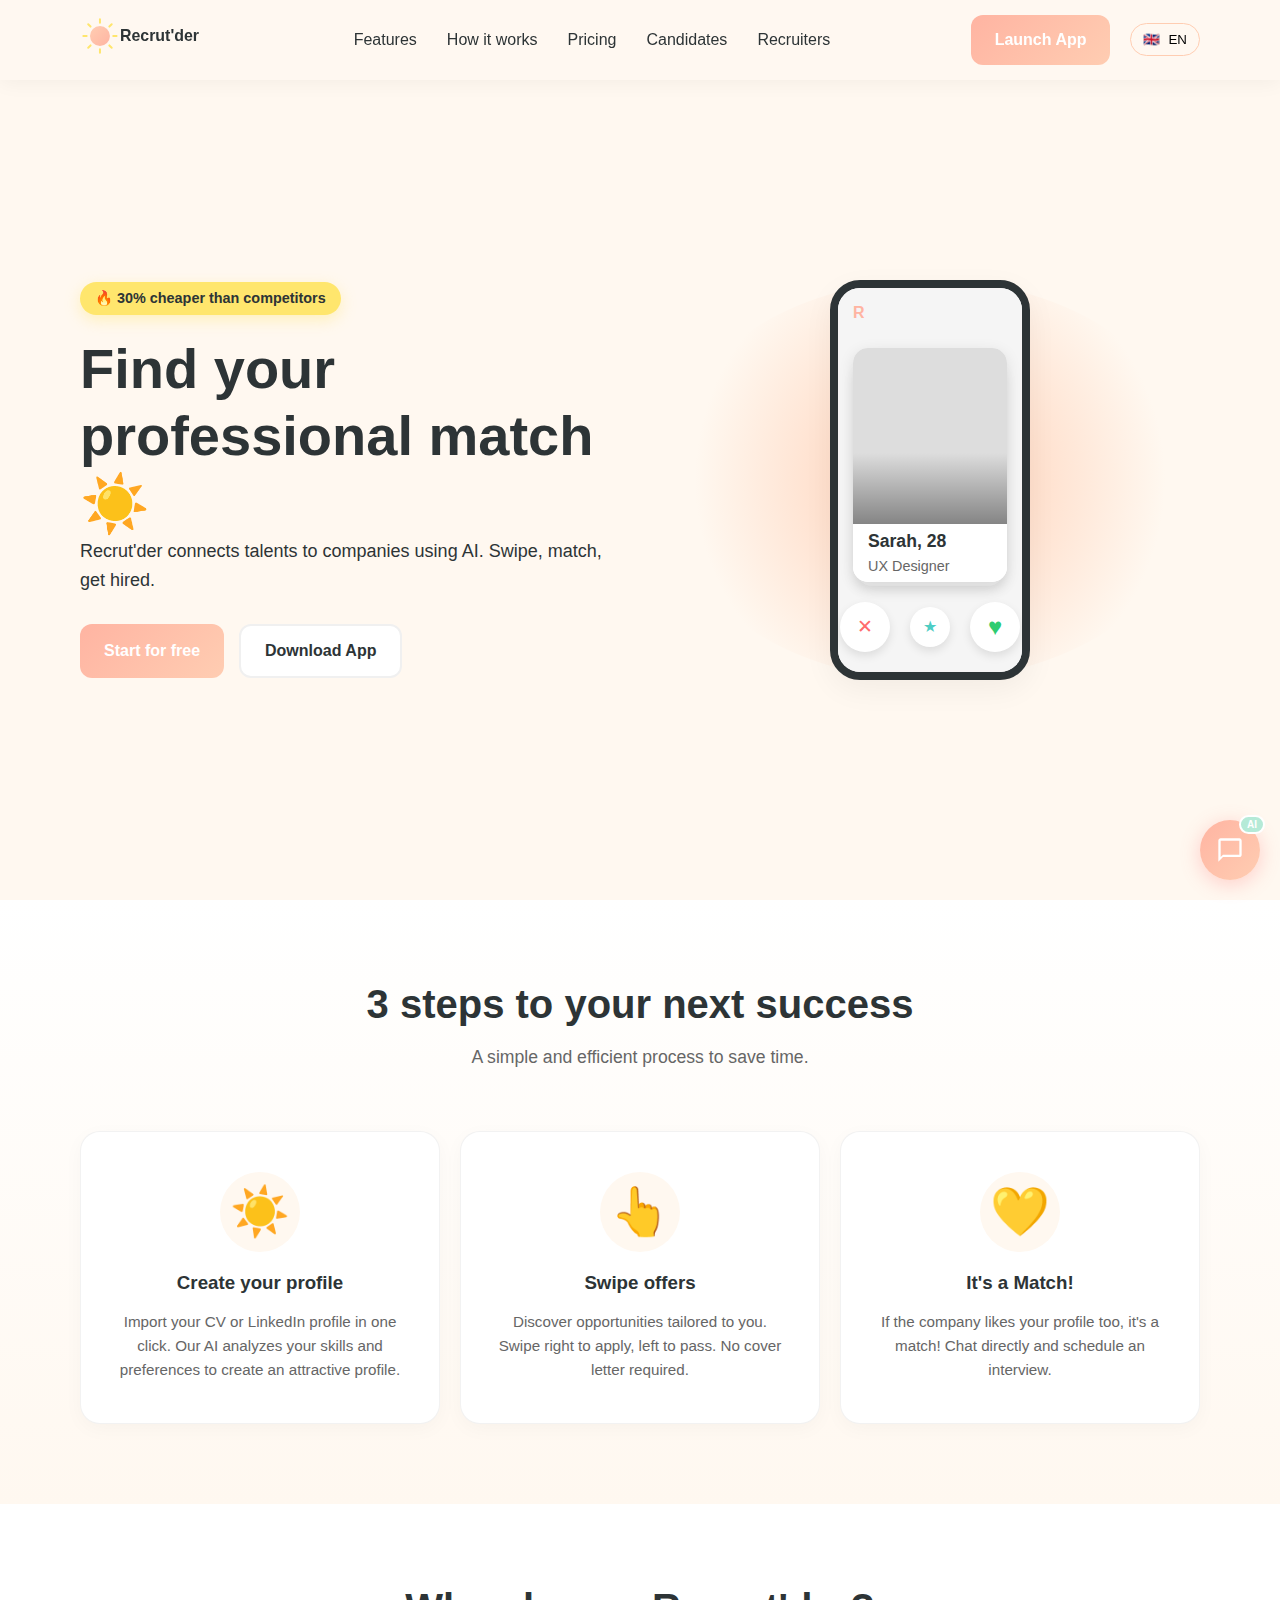
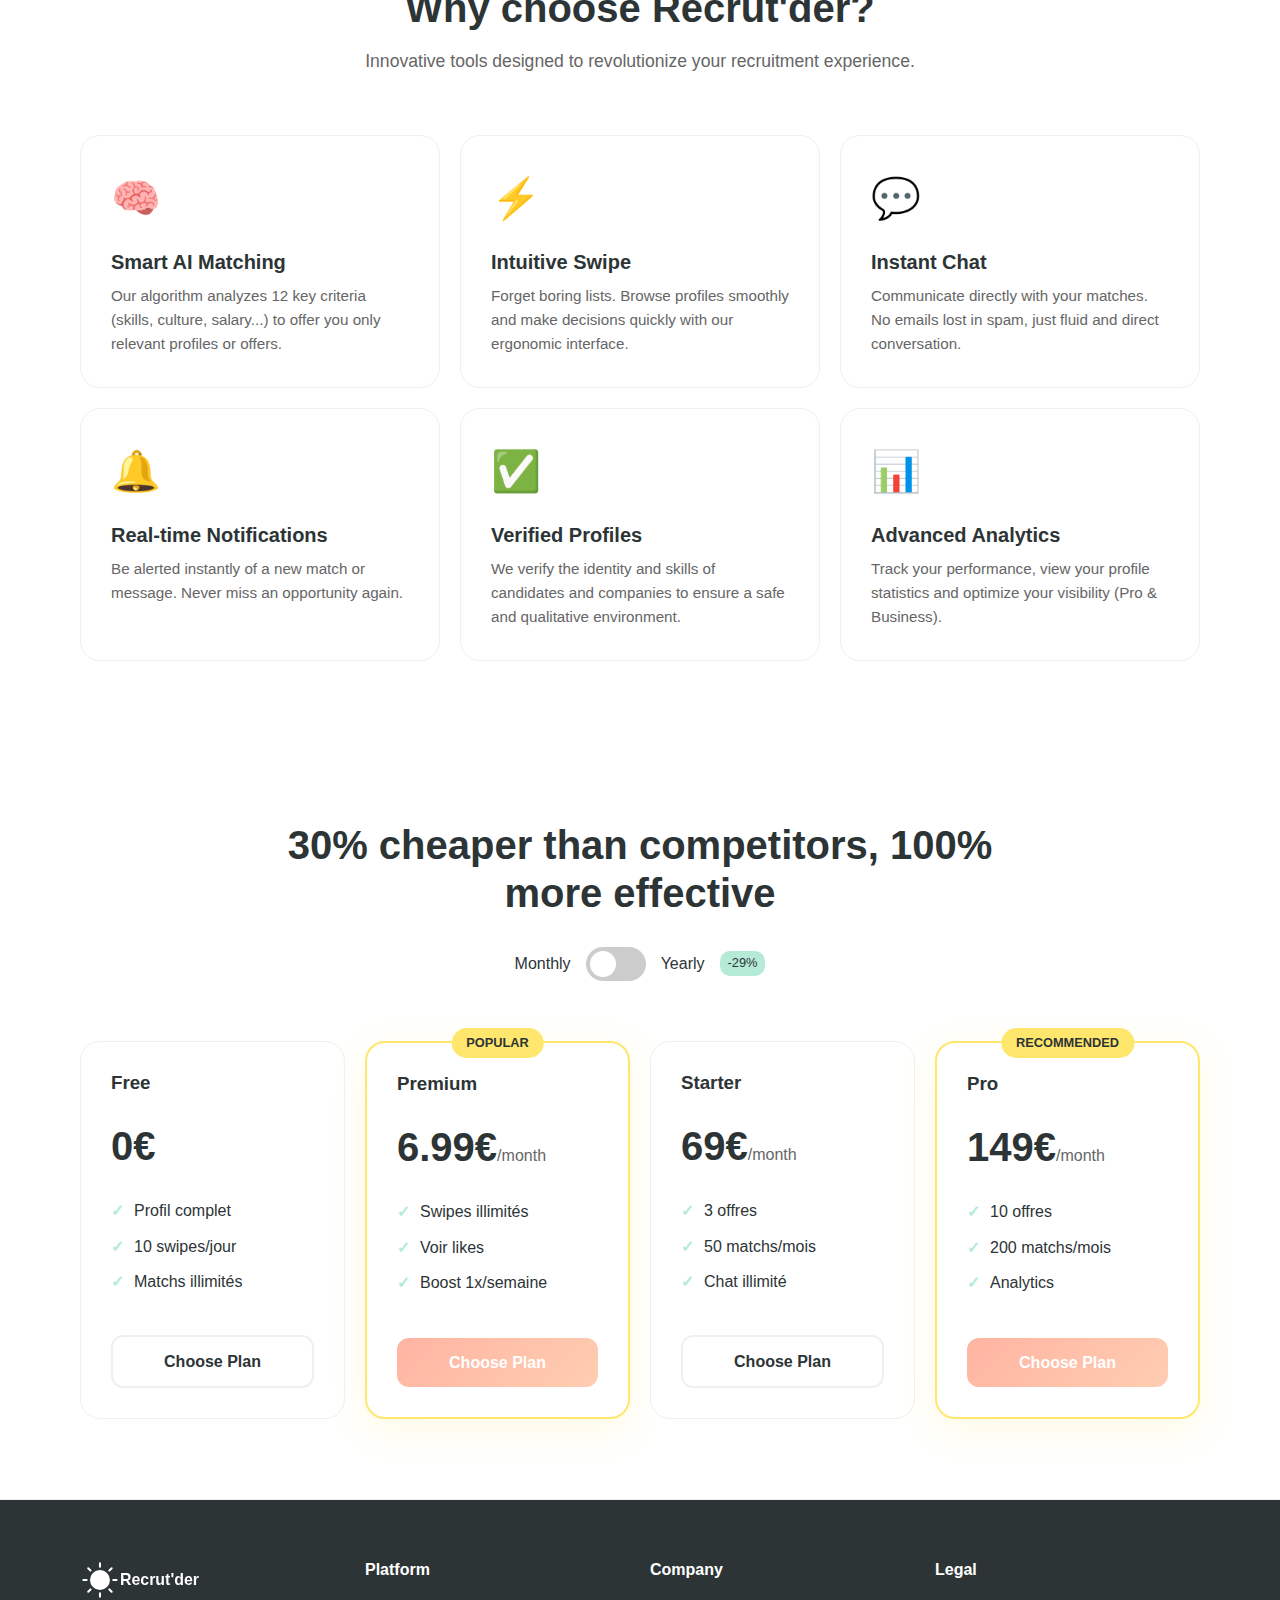
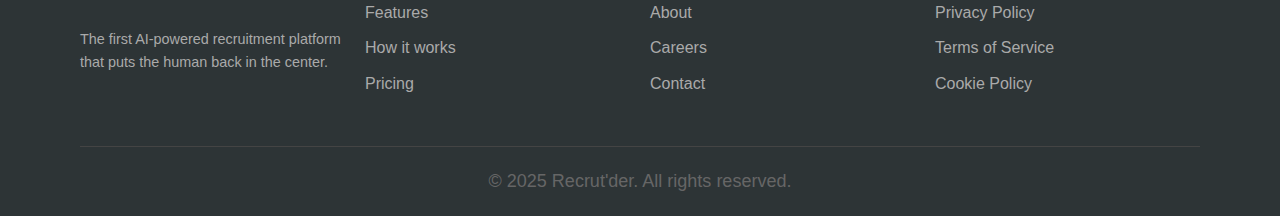
<file: website/index.html>
<!DOCTYPE html>
<html lang="en" dir="ltr">

<head>
    <meta charset="UTF-8">
    <meta name="viewport" content="width=device-width, initial-scale=1.0">

    <!-- Security Headers -->
    <meta http-equiv="X-Content-Type-Options" content="nosniff">
    <meta http-equiv="X-Frame-Options" content="DENY">
    <meta http-equiv="X-XSS-Protection" content="1; mode=block">
    <meta http-equiv="Referrer-Policy" content="strict-origin-when-cross-origin">
    <meta http-equiv="Permissions-Policy" content="geolocation=(), microphone=(), camera=()">
    <meta http-equiv="Content-Security-Policy"
        content="default-src 'self'; script-src 'self' 'unsafe-inline'; style-src 'self' 'unsafe-inline' https://fonts.googleapis.com; font-src 'self' https://fonts.gstatic.com; img-src 'self' data: https:; connect-src 'self' http://localhost:8000 https://*.supabase.co;">

    <!-- SEO & Social -->
    <meta name="description"
        content="Recrut'der - Find your professional match. AI-powered recruitment platform connecting talents with companies through smart matching.">
    <meta name="keywords" content="recruitment, jobs, AI matching, hiring, talent, careers">
    <meta name="author" content="Recrut'der">
    <meta name="robots" content="index, follow">

    <!-- Open Graph -->
    <meta property="og:title" content="Recrut'der - Find your professional match">
    <meta property="og:description" content="AI-powered recruitment platform. Swipe, match, get hired.">
    <meta property="og:type" content="website">
    <meta property="og:url" content="https://recrutder.com">
    <meta property="og:image" content="assets/logo_v1.svg">

    <!-- Twitter Card -->
    <meta name="twitter:card" content="summary_large_image">
    <meta name="twitter:title" content="Recrut'der - Find your professional match">
    <meta name="twitter:description" content="AI-powered recruitment platform. Swipe, match, get hired.">

    <title>Recrut'der - Find your professional match ☀️</title>
    <link rel="stylesheet" href="css/style.css">
    <link rel="stylesheet" href="css/chatbot.css">
    <!-- Fonts -->
    <link rel="preconnect" href="https://fonts.googleapis.com">
    <link rel="preconnect" href="https://fonts.gstatic.com" crossorigin>
    <link
        href="https://fonts.googleapis.com/css2?family=Cairo:wght@400;700&family=Inter:wght@400;500;600&family=Montserrat:wght@700&family=Noto+Sans+Bengali:wght@400;700&family=Noto+Sans+Devanagari:wght@400;700&family=Noto+Sans+SC:wght@400;700&family=Poppins:wght@400;500;600;700&family=Tajawal:wght@400;700&display=swap"
        rel="stylesheet">
</head>

<body>
    <!-- Header -->
    <header>
        <div class="container header-inner">
            <a href="#" class="logo header-logo">
                <img src="assets/logo_v1.svg" alt="Recrut'der Logo">
            </a>

            <button class="mobile-menu-toggle" id="mobileMenuToggle" aria-label="Toggle menu">
                <span></span>
                <span></span>
                <span></span>
            </button>

            <nav class="header-menu" id="headerMenu">
                <ul class="nav-menu">
                    <li><a href="#features" class="nav-link" data-i18n="nav.features">Features</a></li>
                    <li><a href="#how-it-works" class="nav-link" data-i18n="nav.how_it_works">How it works</a></li>
                    <li><a href="#pricing" class="nav-link" data-i18n="nav.pricing">Pricing</a></li>
                    <li><a href="#candidates" class="nav-link" data-i18n="nav.candidates">Candidates</a></li>
                    <li><a href="#recruiters" class="nav-link" data-i18n="nav.recruiters">Recruiters</a></li>
                </ul>
            </nav>

            <div class="header-actions" style="display: flex; align-items: center;">
                <a href="app.html" class="btn btn-primary" data-i18n="nav.launch_app">Launch App</a>

                <div class="lang-selector">
                    <button class="lang-btn" id="langBtn">
                        <span id="currentLangFlag">🇬🇧</span>
                        <span id="currentLangCode">EN</span>
                    </button>
                    <div class="lang-dropdown" id="langDropdown">
                        <div class="lang-option" data-lang="en" data-flag="🇬🇧" data-dir="ltr">🇬🇧 English</div>
                        <div class="lang-option" data-lang="fr" data-flag="🇫🇷" data-dir="ltr">🇫🇷 Français</div>
                        <div class="lang-option" data-lang="ar" data-flag="🇸🇦" data-dir="rtl">🇸🇦 العربية</div>
                        <div class="lang-option" data-lang="zh" data-flag="🇨🇳" data-dir="ltr">🇨🇳 中文</div>
                        <div class="lang-option" data-lang="es" data-flag="🇪🇸" data-dir="ltr">🇪🇸 Español</div>
                        <div class="lang-option" data-lang="de" data-flag="🇩🇪" data-dir="ltr">🇩🇪 Deutsch</div>
                        <div class="lang-option" data-lang="pt" data-flag="🇵🇹" data-dir="ltr">🇵🇹 Português</div>
                        <div class="lang-option" data-lang="ru" data-flag="🇷🇺" data-dir="ltr">🇷🇺 Русский</div>
                        <div class="lang-option" data-lang="hi" data-flag="🇮🇳" data-dir="ltr">🇮🇳 हिन्दी</div>
                        <div class="lang-option" data-lang="bn" data-flag="🇧🇩" data-dir="ltr">🇧🇩 বাংলা</div>
                    </div>
                </div>
            </div>
        </div>
    </header>

    <!-- Hero -->
    <section class="hero">
        <div class="container hero-content">
            <div class="hero-text">
                <span class="hero-badge" data-i18n="hero.badge">🔥 30% cheaper than competitors</span>
                <h1 data-i18n="hero.title">Find your professional match ☀️</h1>
                <p data-i18n="hero.subtitle">Recrut'der connects talents to companies using AI. Swipe, match, get hired.
                </p>
                <div style="margin-top: 30px; display: flex; gap: 15px; flex-wrap: wrap;">
                    <a href="app.html?mode=register" class="btn btn-primary" data-i18n="hero.cta_start">Start for
                        free</a>
                    <a href="app.html?mode=download" class="btn btn-secondary" data-i18n="hero.cta_download">Download
                        App</a>
                </div>
            </div>
            <div class="hero-visual">
                <div class="hero-3d-placeholder">
                    <div class="phone-mockup">
                        <div class="phone-screen">
                            <!-- Simulated App Interface -->
                            <div class="app-header">
                                <div class="app-logo-small">R</div>
                                <div class="app-status"></div>
                            </div>
                            <div class="app-card-stack">
                                <div class="app-card card-1">
                                    <div class="card-img"></div>
                                    <div class="card-info">
                                        <div class="card-name">Sarah, 28</div>
                                        <div class="card-role">UX Designer</div>
                                    </div>
                                </div>
                                <div class="app-card card-2"></div>
                            </div>
                            <div class="app-controls">
                                <div class="app-btn btn-pass">✕</div>
                                <div class="app-btn btn-super">★</div>
                                <div class="app-btn btn-like">♥</div>
                            </div>
                        </div>
                    </div>
                </div>
            </div>
        </div>
    </section>

    <!-- How it Works -->
    <section id="how-it-works" class="how-it-works">
        <div class="container">
            <div class="section-header">
                <h2 data-i18n="how_it_works.title">3 steps to your next success</h2>
                <p data-i18n="how_it_works.subtitle">A simple and efficient process to save time.</p>
            </div>

            <div class="grid grid-3 steps-grid">
                <div class="step-card">
                    <div class="step-icon">☀️</div>
                    <h3 data-i18n="how_it_works.step1_title">Create your profile</h3>
                    <p data-i18n="how_it_works.step1_desc">Import your CV or LinkedIn profile in one click. Our AI
                        analyzes your skills and preferences to create an attractive profile.</p>
                </div>
                <div class="step-card">
                    <div class="step-icon">👆</div>
                    <h3 data-i18n="how_it_works.step2_title">Swipe offers</h3>
                    <p data-i18n="how_it_works.step2_desc">Discover opportunities tailored to you. Swipe right to apply,
                        left to pass. No cover letter required.</p>
                </div>
                <div class="step-card">
                    <div class="step-icon">💛</div>
                    <h3 data-i18n="how_it_works.step3_title">It's a Match!</h3>
                    <p data-i18n="how_it_works.step3_desc">If the company likes your profile too, it's a match! Chat
                        directly and schedule an interview.</p>
                </div>
            </div>
        </div>
    </section>

    <!-- Features -->
    <section id="features" class="features">
        <div class="container">
            <div class="section-header">
                <h2 data-i18n="features.title">Why choose Recrut'der?</h2>
                <p data-i18n="features.subtitle">Innovative tools designed to revolutionize your recruitment experience.
                </p>
            </div>

            <div class="grid grid-3 features-grid">
                <div class="feature-card">
                    <div class="feature-icon">🧠</div>
                    <h3 data-i18n="features.ai_matching_title">Smart AI Matching</h3>
                    <p data-i18n="features.ai_matching_desc">Our algorithm analyzes 12 key criteria (skills, culture,
                        salary...) to offer you only relevant profiles or offers.</p>
                </div>
                <div class="feature-card">
                    <div class="feature-icon">⚡</div>
                    <h3 data-i18n="features.intuitive_swipe_title">Intuitive Swipe</h3>
                    <p data-i18n="features.intuitive_swipe_desc">Forget boring lists. Browse profiles smoothly and make
                        decisions quickly with our ergonomic interface.</p>
                </div>
                <div class="feature-card">
                    <div class="feature-icon">💬</div>
                    <h3 data-i18n="features.integrated_chat_title">Instant Chat</h3>
                    <p data-i18n="features.integrated_chat_desc">Communicate directly with your matches. No emails lost
                        in spam, just fluid and direct conversation.</p>
                </div>
                <div class="feature-card">
                    <div class="feature-icon">🔔</div>
                    <h3 data-i18n="features.real_time_notif_title">Real-time Notifications</h3>
                    <p data-i18n="features.real_time_notif_desc">Be alerted instantly of a new match or message. Never
                        miss an opportunity again.</p>
                </div>
                <div class="feature-card">
                    <div class="feature-icon">✅</div>
                    <h3 data-i18n="features.verified_profiles_title">Verified Profiles</h3>
                    <p data-i18n="features.verified_profiles_desc">We verify the identity and skills of candidates and
                        companies to ensure a safe and qualitative environment.</p>
                </div>
                <div class="feature-card">
                    <div class="feature-icon">📊</div>
                    <h3 data-i18n="features.analytics_title">Advanced Analytics</h3>
                    <p data-i18n="features.analytics_desc">Track your performance, view your profile statistics and
                        optimize your visibility (Pro & Business).</p>
                </div>
            </div>
        </div>
    </section>

    <!-- Pricing -->
    <section id="pricing" class="pricing">
        <div class="container">
            <div class="pricing-header">
                <h2 data-i18n="pricing.title">30% cheaper than competitors, 100% more effective</h2>
                <div class="pricing-toggle">
                    <span data-i18n="pricing.monthly">Monthly</span>
                    <label class="switch">
                        <input type="checkbox" id="pricingToggle">
                        <span class="slider"></span>
                    </label>
                    <span data-i18n="pricing.yearly">Yearly</span>
                    <span class="badge-save"
                        style="background: var(--success); padding: 2px 8px; border-radius: 10px; font-size: 0.8rem;">-29%</span>
                </div>
            </div>

            <div class="grid grid-4">
                <!-- Candidate Free -->
                <div class="pricing-card">
                    <h3 data-i18n="pricing.free">Free</h3>
                    <div class="price">0€</div>
                    <ul class="features-list">
                        <li>Profil complet</li>
                        <li>10 swipes/jour</li>
                        <li>Matchs illimités</li>
                    </ul>
                    <a href="app.html?plan=candidate_free" class="btn btn-secondary"
                        data-i18n="pricing.cta_choose">Choose</a>
                </div>

                <!-- Candidate Premium -->
                <div class="pricing-card popular">
                    <div class="badge-popular" data-i18n="pricing.popular">POPULAR</div>
                    <h3 data-i18n="pricing.premium">Premium</h3>
                    <div class="price">6.99€<span data-i18n="pricing.per_month">/month</span></div>
                    <ul class="features-list">
                        <li>Swipes illimités</li>
                        <li>Voir likes</li>
                        <li>Boost 1x/semaine</li>
                    </ul>
                    <a href="app.html?plan=candidate_premium" class="btn btn-primary"
                        data-i18n="pricing.cta_choose">Choose</a>
                </div>

                <!-- Recruiter Starter -->
                <div class="pricing-card">
                    <h3 data-i18n="pricing.starter">Starter</h3>
                    <div class="price">69€<span data-i18n="pricing.per_month">/month</span></div>
                    <ul class="features-list">
                        <li>3 offres</li>
                        <li>50 matchs/mois</li>
                        <li>Chat illimité</li>
                    </ul>
                    <a href="app.html?plan=recruiter_starter" class="btn btn-secondary"
                        data-i18n="pricing.cta_choose">Choose</a>
                </div>

                <!-- Recruiter Pro -->
                <div class="pricing-card popular">
                    <div class="badge-popular" data-i18n="pricing.recommended">RECOMMENDED</div>
                    <h3 data-i18n="pricing.pro">Pro</h3>
                    <div class="price">149€<span data-i18n="pricing.per_month">/month</span></div>
                    <ul class="features-list">
                        <li>10 offres</li>
                        <li>200 matchs/mois</li>
                        <li>Analytics</li>
                    </ul>
                    <a href="app.html?plan=recruiter_pro" class="btn btn-primary"
                        data-i18n="pricing.cta_choose">Choose</a>
                </div>
            </div>
        </div>
    </section>

    <!-- Footer -->
    <footer style="background: var(--dark); color: white; padding: 60px 0 20px;">
        <div class="container">
            <div class="grid grid-4" style="margin-bottom: 40px;">
                <div>
                    <img src="assets/logo_v1.svg" alt="Recrut'der" style="height: 40px; margin-bottom: 20px; filter: brightness(0) invert(1);">
                    <p style="color: #aaa; font-size: 0.9rem;">The first AI-powered recruitment platform that puts the human back in the center.</p>
                </div>
                <div>
                    <h4 style="margin-bottom: 20px;">Platform</h4>
                    <ul style="list-style: none; padding: 0;">
                        <li style="margin-bottom: 10px;"><a href="#features" style="color: #aaa; text-decoration: none;">Features</a></li>
                        <li style="margin-bottom: 10px;"><a href="#how-it-works" style="color: #aaa; text-decoration: none;">How it works</a></li>
                        <li style="margin-bottom: 10px;"><a href="#pricing" style="color: #aaa; text-decoration: none;">Pricing</a></li>
                    </ul>
                </div>
                <div>
                    <h4 style="margin-bottom: 20px;">Company</h4>
                    <ul style="list-style: none; padding: 0;">
                        <li style="margin-bottom: 10px;"><a href="#" style="color: #aaa; text-decoration: none;">About</a></li>
                        <li style="margin-bottom: 10px;"><a href="#" style="color: #aaa; text-decoration: none;">Careers</a></li>
                        <li style="margin-bottom: 10px;"><a href="#" style="color: #aaa; text-decoration: none;">Contact</a></li>
                    </ul>
                </div>
                <div>
                    <h4 style="margin-bottom: 20px;">Legal</h4>
                    <ul style="list-style: none; padding: 0;">
                        <li style="margin-bottom: 10px;"><a href="#" style="color: #aaa; text-decoration: none;">Privacy Policy</a></li>
                        <li style="margin-bottom: 10px;"><a href="#" style="color: #aaa; text-decoration: none;">Terms of Service</a></li>
                        <li style="margin-bottom: 10px;"><a href="#" style="color: #aaa; text-decoration: none;">Cookie Policy</a></li>
                    </ul>
                </div>
            </div>
            <div style="border-top: 1px solid #444; padding-top: 20px; text-align: center; color: #666; font-size: 0.9rem;">
                <p>&copy; 2025 Recrut'der. All rights reserved.</p>
            </div>
        </div>
    </footer>

    <script src="js/main.js"></script>
    <script src="js/ai-chatbot.js"></script>
</body>

</html>
</file>
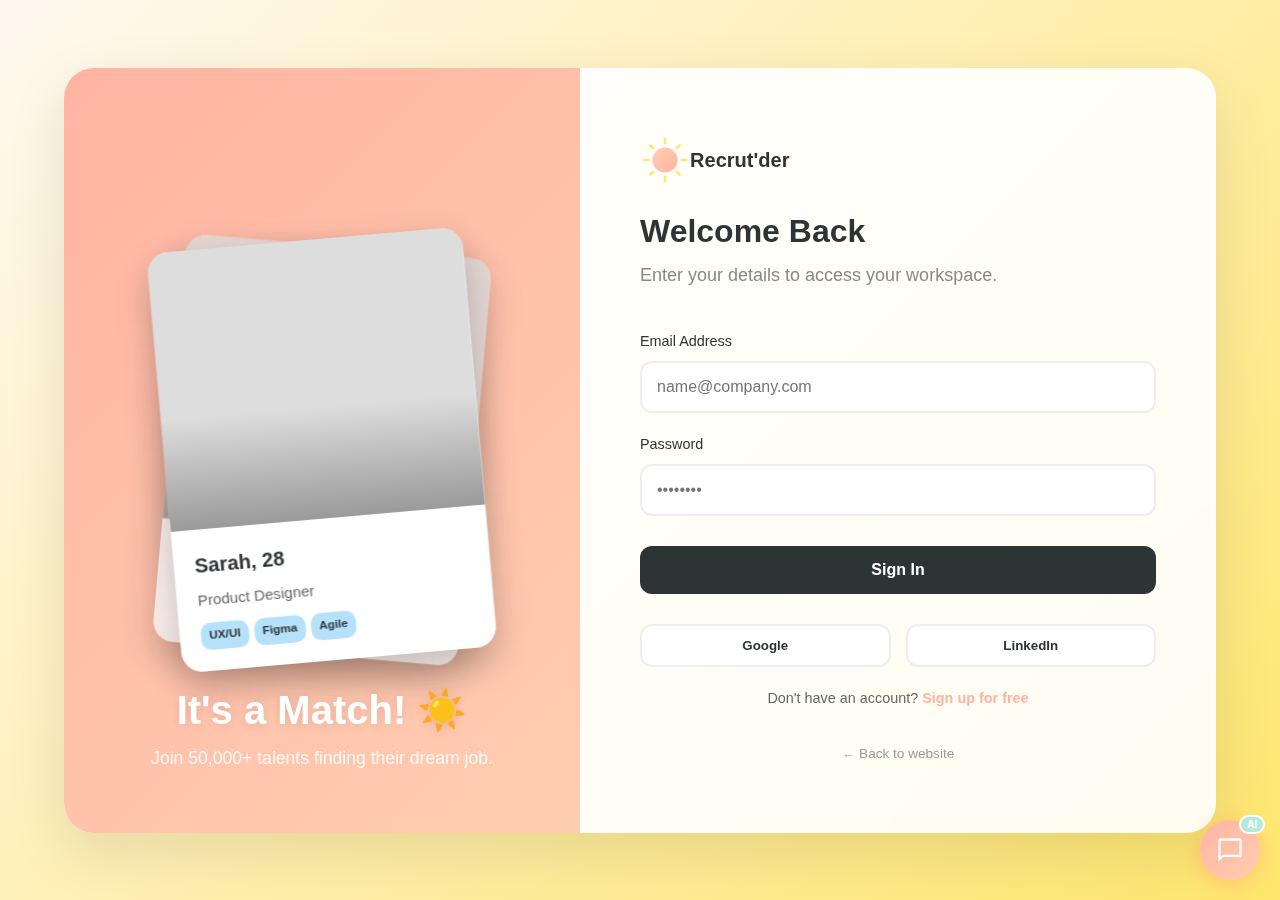
<file: website/app.html>
<!DOCTYPE html>
<html lang="en">

<head>
    <meta charset="UTF-8">
    <meta name="viewport" content="width=device-width, initial-scale=1.0">

    <!-- Security Headers -->
    <meta http-equiv="X-Content-Type-Options" content="nosniff">
    <meta http-equiv="X-Frame-Options" content="DENY">
    <meta http-equiv="X-XSS-Protection" content="1; mode=block">
    <meta http-equiv="Referrer-Policy" content="strict-origin-when-cross-origin">
    <meta http-equiv="Permissions-Policy" content="geolocation=(), microphone=(), camera=()">
    <meta http-equiv="Content-Security-Policy"
        content="default-src 'self'; script-src 'self' 'unsafe-inline'; style-src 'self' 'unsafe-inline' https://fonts.googleapis.com; font-src 'self' https://fonts.gstatic.com; img-src 'self' data: https:; connect-src 'self' http://localhost:8000 https://*.supabase.co;">

    <title>Recrut'der - App Access</title>
    <link rel="stylesheet" href="css/style.css">
    <link rel="stylesheet" href="css/chatbot.css">
    <link
        href="https://fonts.googleapis.com/css2?family=Poppins:wght@400;500;600;700&family=Inter:wght@400;500;600&display=swap"
        rel="stylesheet">
    <style>
        body {
            margin: 0;
            padding: 0;
            height: 100vh;
            overflow: hidden;
            background: linear-gradient(135deg, #FFF8F0 0%, #FFE66D 100%);
            font-family: 'Inter', sans-serif;
            display: flex;
            justify-content: center;
            align-items: center;
        }

        .app-container {
            width: 90%;
            max-width: 1200px;
            height: 85vh;
            background: rgba(255, 255, 255, 0.9);
            backdrop-filter: blur(20px);
            border-radius: 30px;
            box-shadow: 0 20px 60px rgba(0, 0, 0, 0.1);
            display: flex;
            overflow: hidden;
            position: relative;
        }

        /* Left Side - 3D Visuals */
        .visual-side {
            flex: 1;
            background: linear-gradient(135deg, var(--coral), var(--peach));
            position: relative;
            display: flex;
            justify-content: center;
            align-items: center;
            overflow: hidden;
            perspective: 1000px;
        }

        .visual-content {
            text-align: center;
            color: white;
            z-index: 10;
            pointer-events: none;
        }

        .visual-content h2 {
            font-family: 'Poppins', sans-serif;
            font-size: 2.5rem;
            margin-bottom: 10px;
            text-shadow: 0 2px 10px rgba(0, 0, 0, 0.1);
        }

        .visual-content p {
            font-size: 1.1rem;
            opacity: 0.9;
        }

        /* 3D Floating Cards Animation */
        .cards-container {
            position: absolute;
            width: 300px;
            height: 400px;
            transform-style: preserve-3d;
            animation: float-container 6s ease-in-out infinite;
        }

        .floating-card {
            position: absolute;
            width: 100%;
            height: 100%;
            background: white;
            border-radius: 20px;
            box-shadow: 0 15px 35px rgba(0, 0, 0, 0.2);
            display: flex;
            flex-direction: column;
            overflow: hidden;
            transform-origin: center center;
            transition: transform 0.5s;
        }

        .card-1 {
            z-index: 3;
            transform: rotate(-5deg) translateZ(50px);
            animation: swipe-card 8s infinite ease-in-out;
        }

        .card-2 {
            z-index: 2;
            transform: rotate(5deg) translateZ(20px);
            background: #f8f9fa;
            opacity: 0.8;
        }

        .card-3 {
            z-index: 1;
            transform: rotate(-2deg) translateZ(0px);
            background: #e9ecef;
            opacity: 0.6;
        }

        .card-img {
            height: 70%;
            background-size: cover;
            background-position: center;
            position: relative;
        }

        .card-img::after {
            content: '';
            position: absolute;
            bottom: 0;
            left: 0;
            width: 100%;
            height: 40%;
            background: linear-gradient(to top, rgba(0,0,0,0.3), transparent);
        }

        .c1-img {
            background-image: url('https://images.unsplash.com/photo-1560250097-0b93528c311a?ixlib=rb-4.0.3&auto=format&fit=crop&w=800&q=80');
        }

        .c2-img {
            background-image: url('https://images.unsplash.com/photo-1573496359142-b8d87734a5a2?ixlib=rb-4.0.3&auto=format&fit=crop&w=800&q=80');
        }

        .card-body {
            padding: 20px;
            flex: 1;
            display: flex;
            flex-direction: column;
            justify-content: center;
        }

        .card-name {
            font-family: 'Poppins', sans-serif;
            font-weight: 700;
            font-size: 1.2rem;
            color: var(--dark);
        }

        .card-role {
            color: #666;
            font-size: 0.9rem;
            margin-top: 5px;
        }

        .card-tags {
            display: flex;
            gap: 5px;
            margin-top: 10px;
        }

        .tag {
            background: var(--sky);
            color: var(--dark);
            padding: 4px 8px;
            border-radius: 10px;
            font-size: 0.7rem;
            font-weight: 600;
        }

        /* Right Side - Auth Form */
        .auth-side {
            flex: 1;
            padding: 60px;
            display: flex;
            flex-direction: column;
            justify-content: center;
            position: relative;
        }

        .auth-header {
            margin-bottom: 40px;
        }

        .auth-logo {
            height: 50px;
            margin-bottom: 20px;
        }

        .auth-title {
            font-size: 2rem;
            color: var(--dark);
            margin-bottom: 10px;
        }

        .auth-subtitle {
            color: #888;
        }

        .form-group {
            margin-bottom: 20px;
        }

        .form-label {
            display: block;
            margin-bottom: 8px;
            font-weight: 500;
            color: var(--dark);
            font-size: 0.9rem;
        }

        .form-input {
            width: 100%;
            padding: 15px;
            border: 2px solid #eee;
            border-radius: 12px;
            font-size: 1rem;
            transition: border-color 0.3s;
            font-family: 'Inter', sans-serif;
        }

        .form-input:focus {
            outline: none;
            border-color: var(--coral);
        }

        .btn-submit {
            width: 100%;
            padding: 15px;
            background: var(--dark);
            color: white;
            border: none;
            border-radius: 12px;
            font-size: 1rem;
            font-weight: 600;
            cursor: pointer;
            transition: transform 0.2s, box-shadow 0.2s;
            margin-top: 10px;
        }

        .btn-submit:hover {
            transform: translateY(-2px);
            box-shadow: 0 10px 20px rgba(0, 0, 0, 0.1);
            background: linear-gradient(135deg, var(--coral), var(--peach));
        }

        .social-login {
            margin-top: 30px;
            display: flex;
            gap: 15px;
        }

        .social-btn {
            flex: 1;
            padding: 12px;
            border: 2px solid #eee;
            border-radius: 12px;
            background: white;
            cursor: pointer;
            display: flex;
            justify-content: center;
            align-items: center;
            font-weight: 600;
            color: var(--dark);
            transition: background 0.2s;
        }

        .social-btn:hover {
            background: #f8f9fa;
        }

        .toggle-auth {
            margin-top: 20px;
            text-align: center;
            font-size: 0.9rem;
            color: #666;
        }

        .toggle-auth a {
            color: var(--coral);
            text-decoration: none;
            font-weight: 600;
        }

        /* Plan Badge */
        .plan-badge {
            position: absolute;
            top: 20px;
            right: 20px;
            background: var(--success);
            color: #006442;
            padding: 8px 16px;
            border-radius: 20px;
            font-weight: 600;
            font-size: 0.85rem;
            display: none;
        }

        /* Animations */
        @keyframes float-container {

            0%,
            100% {
                transform: translateY(0) rotateY(0);
            }

            50% {
                transform: translateY(-20px) rotateY(5deg);
            }
        }

        @keyframes swipe-card {

            0%,
            10%,
            100% {
                transform: rotate(-5deg) translateZ(50px) translateX(0);
                opacity: 1;
            }

            40% {
                transform: rotate(15deg) translateZ(50px) translateX(150px);
                opacity: 0;
            }

            41% {
                transform: rotate(-15deg) translateZ(50px) translateX(-150px);
                opacity: 0;
            }

            50% {
                transform: rotate(-5deg) translateZ(50px) translateX(0);
                opacity: 1;
            }
        }

        /* Responsive */
        @media (max-width: 900px) {
            .visual-side {
                display: none;
            }

            .app-container {
                width: 100%;
                height: 100%;
                border-radius: 0;
            }

            .auth-side {
                padding: 40px 30px;
            }
        }

        @media (max-width: 600px) {
            .auth-side {
                padding: 30px 20px;
            }

            .auth-title {
                font-size: 1.5rem;
            }

            .auth-subtitle {
                font-size: 0.9rem;
            }

            .form-input {
                padding: 12px;
                font-size: 0.95rem;
            }

            .btn-submit {
                padding: 12px;
                font-size: 0.95rem;
            }

            .social-login {
                flex-direction: column;
            }

            .social-btn {
                width: 100%;
            }
        }

        /* Tablet specific */
        @media (min-width: 601px) and (max-width: 900px) {
            .auth-side {
                padding: 50px 40px;
            }

            .app-container {
                width: 95%;
                max-width: 600px;
                margin: 20px auto;
                border-radius: 20px;
            }
        }
    </style>
</head>

<body>

    <div class="app-container">
        <!-- Left Side: 3D Experience -->
        <div class="visual-side">
            <div class="cards-container">
                <div class="floating-card card-3">
                    <div class="card-img c2-img"></div>
                </div>
                <div class="floating-card card-2">
                    <div class="card-img c2-img"></div>
                </div>
                <div class="floating-card card-1">
                    <div class="card-img c1-img"></div>
                    <div class="card-body">
                        <div class="card-name">Sarah, 28</div>
                        <div class="card-role">Product Designer</div>
                        <div class="card-tags">
                            <span class="tag">UX/UI</span>
                            <span class="tag">Figma</span>
                            <span class="tag">Agile</span>
                        </div>
                    </div>
                </div>
            </div>
            <div class="visual-content" style="position: absolute; bottom: 60px;">
                <h2>It's a Match! ☀️</h2>
                <p>Join 50,000+ talents finding their dream job.</p>
            </div>
        </div>

        <!-- Right Side: Auth Form -->
        <div class="auth-side">
            <div id="planBadge" class="plan-badge">Plan Selected</div>

            <div class="auth-header">
                <img src="assets/logo_v1.svg" alt="Recrut'der" class="auth-logo">
                <h1 class="auth-title" id="formTitle">Welcome Back</h1>
                <p class="auth-subtitle" id="formSubtitle">Enter your details to access your workspace.</p>
            </div>

            <form id="authForm" onsubmit="handleAuth(event)">
                <div class="form-group" id="nomGroup" style="display: none;">
                    <label class="form-label">Full Name</label>
                    <input type="text" id="nomInput" class="form-input" placeholder="John Doe">
                </div>

                <div class="form-group">
                    <label class="form-label">Email Address</label>
                    <input type="email" id="emailInput" class="form-input" placeholder="name@company.com" required>
                </div>

                <div class="form-group">
                    <label class="form-label">Password</label>
                    <input type="password" id="passwordInput" class="form-input" placeholder="••••••••" required>
                </div>

                <div class="form-group" id="typeGroup" style="display: none;">
                    <label class="form-label">Account Type</label>
                    <select id="typeInput" class="form-input">
                        <option value="candidat">Candidate</option>
                        <option value="recruteur">Recruiter</option>
                    </select>
                </div>

                <div class="form-group" id="entrepriseGroup" style="display: none;">
                    <label class="form-label">Company Name</label>
                    <input type="text" id="entrepriseInput" class="form-input" placeholder="Your Company">
                </div>

                <button type="submit" class="btn-submit" id="submitBtn">Sign In</button>
            </form>

            <div class="social-login">
                <button class="social-btn">Google</button>
                <button class="social-btn">LinkedIn</button>
            </div>

            <div class="toggle-auth">
                <span id="toggleText">Don't have an account?</span>
                <a href="#" onclick="toggleMode(); return false;" id="toggleLink">Sign up for free</a>
            </div>

            <div style="margin-top: 30px; text-align: center;">
                <a href="index.html" style="color: #999; text-decoration: none; font-size: 0.85rem;">← Back to
                    website</a>
            </div>
        </div>
    </div>

    <script>
        // Configuration API
        const API_BASE_URL = 'http://localhost:8000/api';

        // Logic to handle URL parameters and toggle modes
        const urlParams = new URLSearchParams(window.location.search);
        const plan = urlParams.get('plan');
        const mode = urlParams.get('mode');

        const formTitle = document.getElementById('formTitle');
        const formSubtitle = document.getElementById('formSubtitle');
        const submitBtn = document.getElementById('submitBtn');
        const toggleText = document.getElementById('toggleText');
        const toggleLink = document.getElementById('toggleLink');
        const planBadge = document.getElementById('planBadge');

        // Form fields
        const nomGroup = document.getElementById('nomGroup');
        const nomInput = document.getElementById('nomInput');
        const typeGroup = document.getElementById('typeGroup');
        const typeInput = document.getElementById('typeInput');
        const entrepriseGroup = document.getElementById('entrepriseGroup');
        const entrepriseInput = document.getElementById('entrepriseInput');
        const emailInput = document.getElementById('emailInput');
        const passwordInput = document.getElementById('passwordInput');

        let isRegister = mode === 'register' || !!plan;

        function updateUI() {
            if (isRegister) {
                formTitle.textContent = "Create Account";
                formSubtitle.textContent = "Start your journey with Recrut'der today.";
                submitBtn.textContent = "Get Started";
                toggleText.textContent = "Already have an account?";
                toggleLink.textContent = "Sign in";

                // Show registration fields
                nomGroup.style.display = 'block';
                nomInput.required = true;
                typeGroup.style.display = 'block';
                typeInput.required = true;

                if (plan) {
                    planBadge.style.display = 'block';
                    planBadge.textContent = formatPlanName(plan) + " Plan Selected";
                }
            } else {
                formTitle.textContent = "Welcome Back";
                formSubtitle.textContent = "Enter your details to access your workspace.";
                submitBtn.textContent = "Sign In";
                toggleText.textContent = "Don't have an account?";
                toggleLink.textContent = "Sign up for free";
                planBadge.style.display = 'none';

                // Hide registration fields
                nomGroup.style.display = 'none';
                nomInput.required = false;
                typeGroup.style.display = 'none';
                typeInput.required = false;
                entrepriseGroup.style.display = 'none';
                entrepriseInput.required = false;
            }
        }

        // Show/hide company field based on account type
        typeInput.addEventListener('change', function () {
            if (this.value === 'recruteur') {
                entrepriseGroup.style.display = 'block';
                entrepriseInput.required = true;
            } else {
                entrepriseGroup.style.display = 'none';
                entrepriseInput.required = false;
            }
        });

        function toggleMode() {
            isRegister = !isRegister;
            updateUI();
        }

        function formatPlanName(str) {
            return str.replace(/_/g, ' ').replace(/\b\w/g, l => l.toUpperCase());
        }

        async function handleAuth(e) {
            e.preventDefault();
            const btn = e.target.querySelector('button[type="submit"]');
            const originalText = btn.textContent;

            btn.textContent = "Loading...";
            btn.disabled = true;
            btn.style.opacity = "0.7";

            try {
                if (isRegister) {
                    await registerUser();
                } else {
                    await loginUser();
                }
            } catch (error) {
                console.error('Error:', error);
                alert(error.message || 'An error occurred. Please try again.');
                btn.textContent = originalText;
                btn.disabled = false;
                btn.style.opacity = "1";
            }
        }

        async function registerUser() {
            const userData = {
                email: emailInput.value,
                password: passwordInput.value,
                nom: nomInput.value,
                type_utilisateur: typeInput.value
            };

            // Add company if recruiter
            if (typeInput.value === 'recruteur') {
                userData.entreprise = entrepriseInput.value;
            }

            const response = await fetch(`${API_BASE_URL}/auth/register`, {
                method: 'POST',
                headers: {
                    'Content-Type': 'application/json',
                },
                body: JSON.stringify(userData)
            });

            const data = await response.json();

            if (!response.ok) {
                throw new Error(data.detail || 'Registration failed');
            }

            // Store token
            localStorage.setItem('auth_token', data.access_token);
            localStorage.setItem('user_type', typeInput.value);

            // Show success and redirect
            alert('Account created successfully! Redirecting to dashboard...');
            setTimeout(() => {
                window.location.href = 'dashboard.html';
            }, 1000);
        }

        async function loginUser() {
            const credentials = {
                email: emailInput.value,
                password: passwordInput.value
            };

            const response = await fetch(`${API_BASE_URL}/auth/login`, {
                method: 'POST',
                headers: {
                    'Content-Type': 'application/json',
                },
                body: JSON.stringify(credentials)
            });

            const data = await response.json();

            if (!response.ok) {
                throw new Error(data.detail || 'Login failed');
            }

            // Store token
            localStorage.setItem('auth_token', data.access_token);

            // Get user info
            const userResponse = await fetch(`${API_BASE_URL}/auth/me`, {
                headers: {
                    'Authorization': `Bearer ${data.access_token}`
                }
            });

            if (userResponse.ok) {
                const userData = await userResponse.json();
                localStorage.setItem('user_type', userData.type_utilisateur);
            }

            // Show success and redirect
            alert('Login successful! Redirecting to dashboard...');
            setTimeout(() => {
                window.location.href = 'dashboard.html';
            }, 1000);
        }

        // Initialize
        updateUI();
    </script>
    <script src="js/ai-chatbot.js"></script>
</body>

</html>
</file>
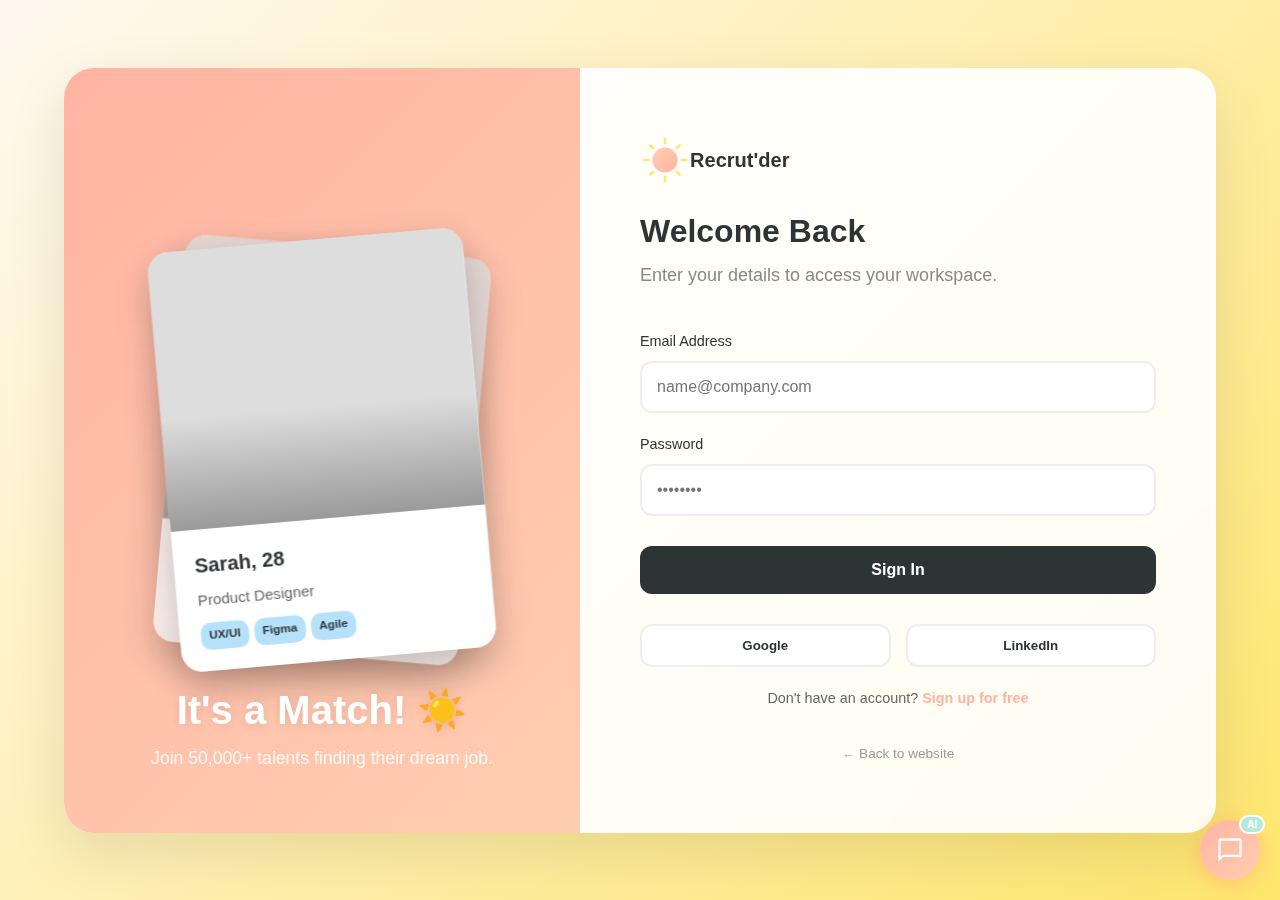
<file: website/dashboard.html>
<!DOCTYPE html>
<html lang="en">

<head>
    <meta charset="UTF-8">
    <meta name="viewport" content="width=device-width, initial-scale=1.0">
    <title>Dashboard - Recrut'der</title>
    <link rel="stylesheet" href="css/style.css">
    <style>
        body {
            margin: 0;
            padding: 0;
            min-height: 100vh;
            background: linear-gradient(135deg, #FFF8F0 0%, #FFE66D 100%);
            font-family: 'Inter', sans-serif;
            display: flex;
            justify-content: center;
            align-items: center;
        }

        .dashboard-container {
            text-align: center;
            padding: 50px;
            background: rgba(255, 255, 255, 0.9);
            backdrop-filter: blur(20px);
            border-radius: 30px;
            box-shadow: 0 20px 60px rgba(0, 0, 0, 0.1);
            max-width: 600px;
            width: 90%;
            margin: 20px;
            position: relative;
            overflow: hidden;
        }

        .dashboard-container::before {
            content: '';
            position: absolute;
            top: 0;
            left: 0;
            width: 100%;
            height: 6px;
            background: linear-gradient(90deg, var(--coral), var(--peach), var(--sun));
        }

        .dashboard-container h1 {
            font-family: 'Poppins', sans-serif;
            font-size: 2.5rem;
            margin-bottom: 15px;
            color: var(--dark);
        }

        .dashboard-container p {
            font-size: 1.1rem;
            color: #666;
            margin-bottom: 30px;
            line-height: 1.6;
        }

        .user-info {
            background: white;
            padding: 25px;
            border-radius: 20px;
            margin: 30px 0;
            box-shadow: 0 10px 30px rgba(0,0,0,0.03);
            border: 1px solid rgba(0,0,0,0.05);
        }

        .btn-group {
            display: flex;
            gap: 15px;
            justify-content: center;
            flex-wrap: wrap;
        }

        .btn {
            padding: 12px 24px;
            border-radius: 12px;
            text-decoration: none;
            font-weight: 600;
            transition: transform 0.2s;
            cursor: pointer;
            border: none;
            font-size: 1rem;
        }

        .btn:hover {
            transform: translateY(-2px);
        }

        .btn-primary {
            background: linear-gradient(135deg, var(--coral), var(--peach));
            color: white;
        }

        .btn-secondary {
            background: var(--dark);
            color: white;
        }

        @media (max-width: 600px) {
            .dashboard-container {
                padding: 30px 20px;
            }

            .dashboard-container h1 {
                font-size: 2rem;
            }

            .btn-group {
                flex-direction: column;
                width: 100%;
            }

            .btn {
                width: 100%;
            }
        }
    </style>
</head>

<body>
    <div class="dashboard-container">
        <img src="assets/logo_v1.svg" alt="Recrut'der Logo" style="height: 60px; margin-bottom: 20px;">
        <h1>Welcome back!</h1>
        <p>Your professional journey continues here. Ready to find your next match?</p>

        <div class="user-info">
            <div style="width: 80px; height: 80px; background: #eee; border-radius: 50%; margin: 0 auto 15px; overflow: hidden; border: 3px solid white; box-shadow: 0 5px 15px rgba(0,0,0,0.1);">
                <img id="userAvatar" src="https://images.unsplash.com/photo-1560250097-0b93528c311a?ixlib=rb-4.0.3&auto=format&fit=crop&w=200&q=80" alt="Profile" style="width: 100%; height: 100%; object-fit: cover;">
            </div>
            <p style="margin-bottom: 5px;"><strong>Email:</strong> <span id="userEmail" style="color: var(--dark);">Loading...</span></p>
            <p style="margin-bottom: 0;"><strong>Account Type:</strong> <span id="userType" style="color: var(--coral); font-weight: 600;">Loading...</span></p>
        </div>

        <!-- Candidate Actions -->
        <div id="candidateActions" class="btn-group" style="display: none;">
            <button class="btn btn-primary" onclick="startSwiping()" style="box-shadow: 0 10px 20px rgba(255, 180, 162, 0.4);">Find Jobs 🔥</button>
            <button class="btn btn-secondary" onclick="alert('Profile editing coming soon!')">My Profile</button>
        </div>

        <!-- Recruiter Actions -->
        <div id="recruiterActions" class="btn-group" style="display: none;">
            <button class="btn btn-primary" onclick="startSwiping()" style="box-shadow: 0 10px 20px rgba(255, 180, 162, 0.4);">Find Talents 🚀</button>
            <button class="btn btn-secondary" onclick="alert('Job posting coming soon!')">Post a Job</button>
        </div>

        <div style="margin-top: 20px;">
            <button class="btn" onclick="logout()" style="background: transparent; color: #666; border: 1px solid #ddd;">Logout</button>
        </div>

        <p style="margin-top: 30px; font-size: 0.9rem; color: #999;">
            <a href="index.html" style="color: var(--coral); text-decoration: none;">← Back to Homepage</a>
        </p>
    </div>

    <script>
        // Check if user is logged in
        const token = localStorage.getItem('auth_token');
        const userType = localStorage.getItem('user_type');

        if (!token) {
            alert('Please login first');
            window.location.href = 'app.html';
        }

        // Load user info
        async function loadUserInfo() {
            const userEmail = document.getElementById('userEmail');
            const userTypeElem = document.getElementById('userType');

            try {
                const response = await fetch('http://localhost:8000/api/auth/me', {
                    headers: {
                        'Authorization': `Bearer ${token}`
                    }
                });

                if (response.ok) {
                    const userData = await response.json();
                    userEmail.textContent = userData.email || 'N/A';
                    
                    const isCandidate = userData.type_utilisateur === 'candidat';
                    userTypeElem.textContent = isCandidate ? 'Candidate' : 'Recruiter';
                    
                    // Update UI based on role
                    if (isCandidate) {
                        document.getElementById('candidateActions').style.display = 'flex';
                        document.getElementById('userAvatar').src = 'https://images.unsplash.com/photo-1560250097-0b93528c311a?ixlib=rb-4.0.3&auto=format&fit=crop&w=200&q=80';
                    } else {
                        document.getElementById('recruiterActions').style.display = 'flex';
                        document.getElementById('userAvatar').src = 'https://images.unsplash.com/photo-1486406146926-c627a92ad1ab?ixlib=rb-4.0.3&auto=format&fit=crop&w=200&q=80'; // Building/Office image
                    }
                } else {
                    throw new Error('Failed to load user info');
                }
            } catch (error) {
                console.error('Error loading user info:', error);
                userEmail.textContent = 'Error loading data';
                userTypeElem.textContent = userType === 'candidat' ? 'Candidate' : 'Recruiter';
            }
        }

        function startSwiping() {
            alert('🔥 Tinder-style swiping feature coming soon!\n\nThis will connect to the /api/tinder/feed endpoint.');
        }

        function logout() {
            localStorage.removeItem('auth_token');
            localStorage.removeItem('user_type');
            alert('Logged out successfully!');
            window.location.href = 'index.html';
        }

        // Initialize
        loadUserInfo();
    </script>
</body>

</html>
</file>
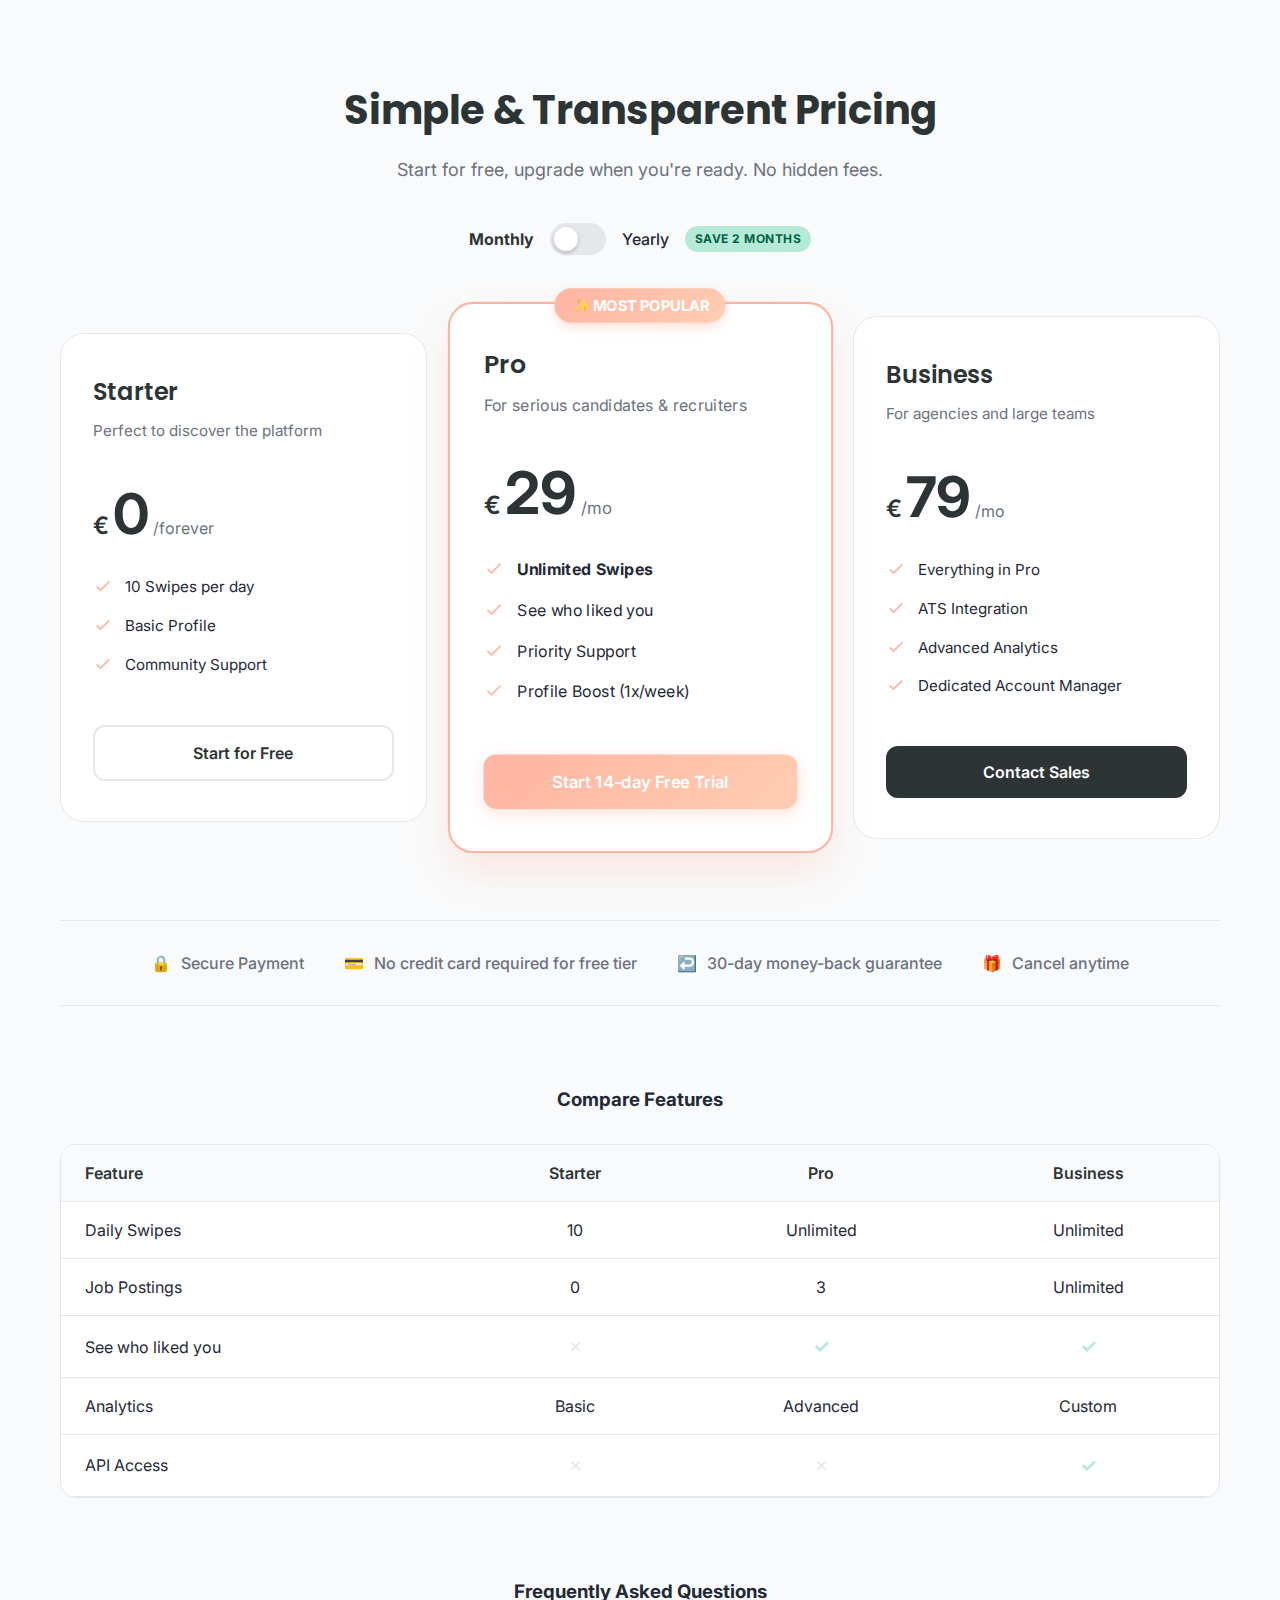
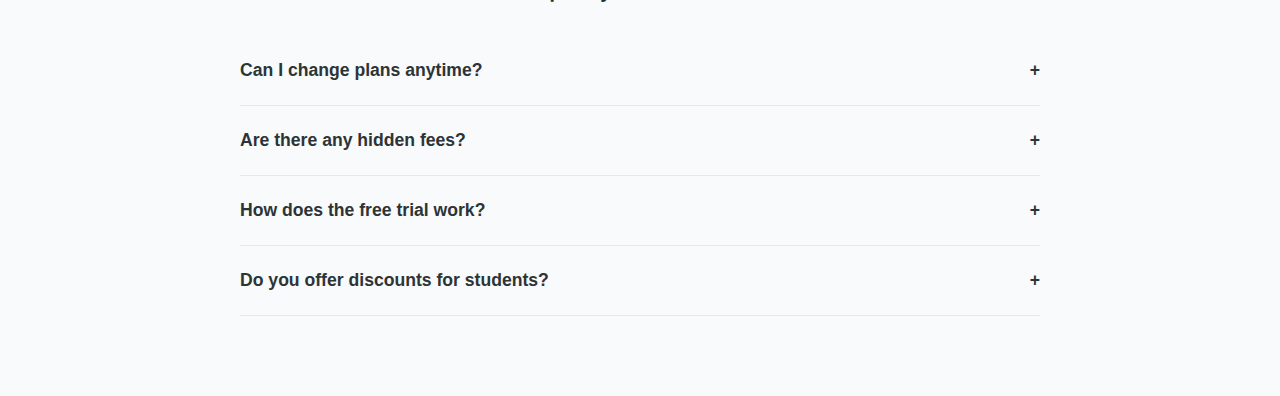
<file: website/pricing_preview.html>
<!DOCTYPE html>
<html lang="fr">
<head>
    <meta charset="UTF-8">
    <meta name="viewport" content="width=device-width, initial-scale=1.0">
    <title>Pricing Section - Recrut'der Style</title>
    
    <!-- Fonts -->
    <link rel="preconnect" href="https://fonts.googleapis.com">
    <link rel="preconnect" href="https://fonts.gstatic.com" crossorigin>
    <link href="https://fonts.googleapis.com/css2?family=Inter:wght@400;500;600;700&family=Poppins:wght@500;600;700&display=swap" rel="stylesheet">

    <style>
        /* 
        =============================================================
        VARIABLES & THEME (Adapté à Recrut'der)
        =============================================================
        */
        :root {
            /* Palette Recrut'der */
            --primary: #FFB4A2;      /* Coral */
            --primary-dark: #E5989B; /* Darker Coral */
            --secondary: #FFCDB2;    /* Peach */
            --accent: #B5EAD7;       /* Mint/Success */
            --dark: #2D3436;         /* Dark Text */
            --gray-light: #F9FAFB;   /* Background */
            --white: #FFFFFF;
            --text-main: #1F2937;
            --text-muted: #6B7280;
            --border: #E5E7EB;
            
            /* Spacing & Radius */
            --radius-card: 24px;
            --radius-btn: 12px;
            --shadow-sm: 0 4px 6px -1px rgba(0, 0, 0, 0.05);
            --shadow-md: 0 10px 30px -5px rgba(0, 0, 0, 0.1);
            --shadow-highlight: 0 20px 40px -5px rgba(255, 180, 162, 0.3); /* Coral shadow */
        }

        * {
            box-sizing: border-box;
            margin: 0;
            padding: 0;
        }

        body {
            font-family: 'Inter', sans-serif;
            background-color: var(--gray-light);
            color: var(--text-main);
            line-height: 1.5;
        }

        /* 
        =============================================================
        LAYOUT & UTILS
        =============================================================
        */
        .section-pricing {
            padding: 80px 20px;
            max-width: 1200px;
            margin: 0 auto;
        }

        .text-center { text-align: center; }
        
        h2 {
            font-family: 'Poppins', sans-serif;
            font-size: 2.5rem;
            font-weight: 700;
            color: var(--dark);
            margin-bottom: 16px;
        }

        .subtitle {
            font-size: 1.125rem;
            color: var(--text-muted);
            max-width: 600px;
            margin: 0 auto 40px;
        }

        /* 
        =============================================================
        TOGGLE SWITCH
        =============================================================
        */
        .pricing-toggle-container {
            display: flex;
            align-items: center;
            justify-content: center;
            gap: 16px;
            margin-bottom: 60px;
            position: relative;
        }

        .toggle-label {
            font-weight: 500;
            color: var(--text-main);
            cursor: pointer;
        }

        .toggle-label.active {
            color: var(--dark);
            font-weight: 700;
        }

        .switch {
            position: relative;
            display: inline-block;
            width: 56px;
            height: 32px;
        }

        .switch input {
            opacity: 0;
            width: 0;
            height: 0;
        }

        .slider {
            position: absolute;
            cursor: pointer;
            top: 0;
            left: 0;
            right: 0;
            bottom: 0;
            background-color: var(--border);
            transition: .4s;
            border-radius: 34px;
        }

        .slider:before {
            position: absolute;
            content: "";
            height: 24px;
            width: 24px;
            left: 4px;
            bottom: 4px;
            background-color: white;
            transition: .4s;
            border-radius: 50%;
            box-shadow: 0 2px 4px rgba(0,0,0,0.2);
        }

        input:checked + .slider {
            background: linear-gradient(135deg, var(--primary), var(--secondary));
        }

        input:checked + .slider:before {
            transform: translateX(24px);
        }

        .badge-save {
            background-color: var(--accent);
            color: #065F46;
            font-size: 0.75rem;
            font-weight: 700;
            padding: 4px 10px;
            border-radius: 20px;
            text-transform: uppercase;
            letter-spacing: 0.5px;
            animation: bounce 2s infinite;
        }

        @keyframes bounce {
            0%, 20%, 50%, 80%, 100% {transform: translateY(0);}
            40% {transform: translateY(-5px);}
            60% {transform: translateY(-3px);}
        }

        /* 
        =============================================================
        PRICING CARDS
        =============================================================
        */
        .pricing-grid {
            display: grid;
            grid-template-columns: repeat(3, 1fr);
            gap: 30px;
            align-items: center; /* Center vertically so Pro card can grow */
            margin-bottom: 80px;
        }

        .card {
            background: var(--white);
            border-radius: var(--radius-card);
            padding: 40px 32px;
            border: 1px solid var(--border);
            transition: all 0.3s ease;
            position: relative;
            display: flex;
            flex-direction: column;
        }

        .card:hover {
            transform: translateY(-8px);
            box-shadow: var(--shadow-md);
        }

        /* Highlighted Card (Pro) */
        .card.popular {
            border: 2px solid var(--primary);
            box-shadow: var(--shadow-highlight);
            transform: scale(1.05);
            z-index: 10;
        }

        .card.popular:hover {
            transform: scale(1.05) translateY(-8px);
        }

        .badge-popular {
            position: absolute;
            top: -15px;
            left: 50%;
            transform: translateX(-50%);
            background: linear-gradient(135deg, var(--primary), var(--secondary));
            color: white;
            padding: 6px 16px;
            border-radius: 20px;
            font-size: 0.875rem;
            font-weight: 700;
            box-shadow: 0 4px 10px rgba(255, 180, 162, 0.4);
        }

        .plan-name {
            font-family: 'Poppins', sans-serif;
            font-size: 1.5rem;
            font-weight: 600;
            color: var(--dark);
            margin-bottom: 10px;
        }

        .plan-desc {
            color: var(--text-muted);
            font-size: 0.95rem;
            margin-bottom: 24px;
            min-height: 42px; /* Align prices */
        }

        .price-container {
            margin-bottom: 32px;
            display: flex;
            align-items: baseline;
            gap: 4px;
        }

        .price-currency {
            font-size: 1.5rem;
            font-weight: 600;
            color: var(--dark);
        }

        .price-value {
            font-size: 3.5rem;
            font-weight: 700;
            color: var(--dark);
            line-height: 1;
        }

        .price-period {
            color: var(--text-muted);
            font-size: 1rem;
        }

        .price-original {
            text-decoration: line-through;
            color: var(--text-muted);
            font-size: 1rem;
            margin-left: 8px;
            display: none; /* Hidden by default */
        }

        .features-list {
            list-style: none;
            margin-bottom: 32px;
            flex-grow: 1;
        }

        .features-list li {
            display: flex;
            align-items: flex-start;
            gap: 12px;
            margin-bottom: 16px;
            color: var(--text-main);
            font-size: 0.95rem;
        }

        .icon-check {
            color: var(--primary); /* Coral checkmark */
            flex-shrink: 0;
            width: 20px;
            height: 20px;
        }

        /* Buttons */
        .btn {
            display: inline-block;
            width: 100%;
            padding: 14px 24px;
            border-radius: var(--radius-btn);
            font-weight: 600;
            text-align: center;
            text-decoration: none;
            cursor: pointer;
            transition: all 0.2s;
            font-size: 1rem;
        }

        .btn-outline {
            background: transparent;
            border: 2px solid var(--border);
            color: var(--dark);
        }

        .btn-outline:hover {
            border-color: var(--dark);
            background: var(--gray-light);
        }

        .btn-primary {
            background: linear-gradient(135deg, var(--primary), var(--secondary));
            color: white;
            border: none;
            box-shadow: 0 4px 15px rgba(255, 180, 162, 0.4);
        }

        .btn-primary:hover {
            transform: translateY(-2px);
            box-shadow: 0 8px 20px rgba(255, 180, 162, 0.5);
        }

        .btn-dark {
            background: var(--dark);
            color: white;
            border: none;
        }

        .btn-dark:hover {
            background: #000;
            box-shadow: 0 4px 15px rgba(0,0,0,0.2);
        }

        /* 
        =============================================================
        REASSURANCE
        =============================================================
        */
        .reassurance-bar {
            display: flex;
            justify-content: center;
            gap: 40px;
            padding: 30px 0;
            border-top: 1px solid var(--border);
            border-bottom: 1px solid var(--border);
            margin-bottom: 80px;
            flex-wrap: wrap;
        }

        .reassurance-item {
            display: flex;
            align-items: center;
            gap: 10px;
            color: var(--text-muted);
            font-weight: 500;
        }

        /* 
        =============================================================
        COMPARISON TABLE
        =============================================================
        */
        .comparison-section {
            margin-bottom: 80px;
        }

        .table-container {
            overflow-x: auto;
            border-radius: 16px;
            border: 1px solid var(--border);
            background: white;
        }

        table {
            width: 100%;
            border-collapse: collapse;
            min-width: 600px;
        }

        th, td {
            padding: 16px 24px;
            text-align: left;
            border-bottom: 1px solid var(--border);
        }

        th {
            background: var(--gray-light);
            font-weight: 600;
            color: var(--dark);
        }

        td {
            color: var(--text-main);
        }

        .col-center { text-align: center; }
        
        .check-yes { color: var(--accent); font-weight: bold; font-size: 1.2rem; } /* Green check */
        .check-no { color: var(--border); font-size: 1.2rem; }

        /* 
        =============================================================
        FAQ
        =============================================================
        */
        .faq-container {
            max-width: 800px;
            margin: 0 auto;
        }

        .faq-item {
            border-bottom: 1px solid var(--border);
        }

        .faq-question {
            padding: 24px 0;
            width: 100%;
            text-align: left;
            background: none;
            border: none;
            font-size: 1.1rem;
            font-weight: 600;
            color: var(--dark);
            cursor: pointer;
            display: flex;
            justify-content: space-between;
            align-items: center;
        }

        .faq-answer {
            max-height: 0;
            overflow: hidden;
            transition: max-height 0.3s ease-out;
            color: var(--text-muted);
            line-height: 1.6;
        }

        .faq-answer p {
            padding-bottom: 24px;
        }

        .icon-plus {
            transition: transform 0.3s;
        }

        .faq-item.active .icon-plus {
            transform: rotate(45deg);
        }

        .faq-item.active .faq-answer {
            max-height: 200px; /* Adjust based on content */
        }

        /* 
        =============================================================
        RESPONSIVE
        =============================================================
        */
        @media (max-width: 1024px) {
            .pricing-grid {
                grid-template-columns: repeat(3, 1fr);
                gap: 15px;
            }
            .card { padding: 30px 20px; }
        }

        @media (max-width: 768px) {
            .pricing-grid {
                grid-template-columns: 1fr;
                max-width: 400px;
                margin-left: auto;
                margin-right: auto;
            }

            .card.popular {
                transform: scale(1);
                order: -1; /* Show popular first on mobile */
            }
            
            .card.popular:hover { transform: translateY(-5px); }

            .reassurance-bar {
                flex-direction: column;
                align-items: center;
                gap: 15px;
            }
        }
    </style>
</head>
<body>

    <section class="section-pricing">
        <!-- Header -->
        <div class="text-center">
            <h2>Simple & Transparent Pricing</h2>
            <p class="subtitle">Start for free, upgrade when you're ready. No hidden fees.</p>
        </div>

        <!-- Toggle -->
        <div class="pricing-toggle-container">
            <span class="toggle-label active" id="label-monthly">Monthly</span>
            <label class="switch">
                <input type="checkbox" id="billing-toggle">
                <span class="slider"></span>
            </label>
            <span class="toggle-label" id="label-yearly">Yearly</span>
            <span class="badge-save">Save 2 months</span>
        </div>

        <!-- Cards Grid -->
        <div class="pricing-grid">
            
            <!-- STARTER -->
            <div class="card">
                <div class="plan-name">Starter</div>
                <div class="plan-desc">Perfect to discover the platform</div>
                <div class="price-container">
                    <span class="price-currency">€</span>
                    <span class="price-value">0</span>
                    <span class="price-period">/forever</span>
                </div>
                <ul class="features-list">
                    <li><svg class="icon-check" fill="none" stroke="currentColor" viewBox="0 0 24 24"><path stroke-linecap="round" stroke-linejoin="round" stroke-width="2" d="M5 13l4 4L19 7"></path></svg> 10 Swipes per day</li>
                    <li><svg class="icon-check" fill="none" stroke="currentColor" viewBox="0 0 24 24"><path stroke-linecap="round" stroke-linejoin="round" stroke-width="2" d="M5 13l4 4L19 7"></path></svg> Basic Profile</li>
                    <li><svg class="icon-check" fill="none" stroke="currentColor" viewBox="0 0 24 24"><path stroke-linecap="round" stroke-linejoin="round" stroke-width="2" d="M5 13l4 4L19 7"></path></svg> Community Support</li>
                </ul>
                <a href="#" class="btn btn-outline" data-plan="starter">Start for Free</a>
            </div>

            <!-- PRO (Highlighted) -->
            <div class="card popular">
                <div class="badge-popular">✨ MOST POPULAR</div>
                <div class="plan-name">Pro</div>
                <div class="plan-desc">For serious candidates & recruiters</div>
                <div class="price-container">
                    <span class="price-currency">€</span>
                    <span class="price-value" id="price-pro">29</span>
                    <span class="price-period" id="period-pro">/mo</span>
                    <span class="price-original" id="original-pro">€35</span>
                </div>
                <ul class="features-list">
                    <li><svg class="icon-check" fill="none" stroke="currentColor" viewBox="0 0 24 24"><path stroke-linecap="round" stroke-linejoin="round" stroke-width="2" d="M5 13l4 4L19 7"></path></svg> <strong>Unlimited Swipes</strong></li>
                    <li><svg class="icon-check" fill="none" stroke="currentColor" viewBox="0 0 24 24"><path stroke-linecap="round" stroke-linejoin="round" stroke-width="2" d="M5 13l4 4L19 7"></path></svg> See who liked you</li>
                    <li><svg class="icon-check" fill="none" stroke="currentColor" viewBox="0 0 24 24"><path stroke-linecap="round" stroke-linejoin="round" stroke-width="2" d="M5 13l4 4L19 7"></path></svg> Priority Support</li>
                    <li><svg class="icon-check" fill="none" stroke="currentColor" viewBox="0 0 24 24"><path stroke-linecap="round" stroke-linejoin="round" stroke-width="2" d="M5 13l4 4L19 7"></path></svg> Profile Boost (1x/week)</li>
                </ul>
                <a href="#" class="btn btn-primary" 
                   data-plan="pro" 
                   data-stripe-price-id-monthly="price_pro_monthly_123"
                   data-stripe-price-id-yearly="price_pro_yearly_456">
                   Start 14-day Free Trial
                </a>
            </div>

            <!-- BUSINESS -->
            <div class="card">
                <div class="plan-name">Business</div>
                <div class="plan-desc">For agencies and large teams</div>
                <div class="price-container">
                    <span class="price-currency">€</span>
                    <span class="price-value" id="price-business">79</span>
                    <span class="price-period" id="period-business">/mo</span>
                    <span class="price-original" id="original-business">€99</span>
                </div>
                <ul class="features-list">
                    <li><svg class="icon-check" fill="none" stroke="currentColor" viewBox="0 0 24 24"><path stroke-linecap="round" stroke-linejoin="round" stroke-width="2" d="M5 13l4 4L19 7"></path></svg> Everything in Pro</li>
                    <li><svg class="icon-check" fill="none" stroke="currentColor" viewBox="0 0 24 24"><path stroke-linecap="round" stroke-linejoin="round" stroke-width="2" d="M5 13l4 4L19 7"></path></svg> ATS Integration</li>
                    <li><svg class="icon-check" fill="none" stroke="currentColor" viewBox="0 0 24 24"><path stroke-linecap="round" stroke-linejoin="round" stroke-width="2" d="M5 13l4 4L19 7"></path></svg> Advanced Analytics</li>
                    <li><svg class="icon-check" fill="none" stroke="currentColor" viewBox="0 0 24 24"><path stroke-linecap="round" stroke-linejoin="round" stroke-width="2" d="M5 13l4 4L19 7"></path></svg> Dedicated Account Manager</li>
                </ul>
                <a href="#" class="btn btn-dark" 
                   data-plan="business"
                   data-stripe-price-id-monthly="price_biz_monthly_789"
                   data-stripe-price-id-yearly="price_biz_yearly_012">
                   Contact Sales
                </a>
            </div>
        </div>

        <!-- Reassurance -->
        <div class="reassurance-bar">
            <div class="reassurance-item">
                <span>🔒</span> Secure Payment
            </div>
            <div class="reassurance-item">
                <span>💳</span> No credit card required for free tier
            </div>
            <div class="reassurance-item">
                <span>↩️</span> 30-day money-back guarantee
            </div>
            <div class="reassurance-item">
                <span>🎁</span> Cancel anytime
            </div>
        </div>

        <!-- Comparison Table -->
        <div class="comparison-section">
            <h3 class="text-center" style="margin-bottom: 30px;">Compare Features</h3>
            <div class="table-container">
                <table>
                    <thead>
                        <tr>
                            <th>Feature</th>
                            <th class="col-center">Starter</th>
                            <th class="col-center">Pro</th>
                            <th class="col-center">Business</th>
                        </tr>
                    </thead>
                    <tbody>
                        <tr>
                            <td>Daily Swipes</td>
                            <td class="col-center">10</td>
                            <td class="col-center">Unlimited</td>
                            <td class="col-center">Unlimited</td>
                        </tr>
                        <tr>
                            <td>Job Postings</td>
                            <td class="col-center">0</td>
                            <td class="col-center">3</td>
                            <td class="col-center">Unlimited</td>
                        </tr>
                        <tr>
                            <td>See who liked you</td>
                            <td class="col-center"><span class="check-no">✗</span></td>
                            <td class="col-center"><span class="check-yes">✓</span></td>
                            <td class="col-center"><span class="check-yes">✓</span></td>
                        </tr>
                        <tr>
                            <td>Analytics</td>
                            <td class="col-center">Basic</td>
                            <td class="col-center">Advanced</td>
                            <td class="col-center">Custom</td>
                        </tr>
                        <tr>
                            <td>API Access</td>
                            <td class="col-center"><span class="check-no">✗</span></td>
                            <td class="col-center"><span class="check-no">✗</span></td>
                            <td class="col-center"><span class="check-yes">✓</span></td>
                        </tr>
                    </tbody>
                </table>
            </div>
        </div>

        <!-- FAQ -->
        <div class="faq-container">
            <h3 class="text-center" style="margin-bottom: 30px;">Frequently Asked Questions</h3>
            
            <div class="faq-item">
                <button class="faq-question">
                    Can I change plans anytime?
                    <span class="icon-plus">+</span>
                </button>
                <div class="faq-answer">
                    <p>Yes, you can upgrade or downgrade your plan at any time. Changes take effect immediately and billing is adjusted on a pro-rata basis.</p>
                </div>
            </div>

            <div class="faq-item">
                <button class="faq-question">
                    Are there any hidden fees?
                    <span class="icon-plus">+</span>
                </button>
                <div class="faq-answer">
                    <p>No, the price you see is the price you pay. We believe in complete transparency.</p>
                </div>
            </div>

            <div class="faq-item">
                <button class="faq-question">
                    How does the free trial work?
                    <span class="icon-plus">+</span>
                </button>
                <div class="faq-answer">
                    <p>You get full access to all Pro features for 14 days. If you don't love it, you can cancel before the trial ends and you won't be charged.</p>
                </div>
            </div>

            <div class="faq-item">
                <button class="faq-question">
                    Do you offer discounts for students?
                    <span class="icon-plus">+</span>
                </button>
                <div class="faq-answer">
                    <p>Yes! We offer a 50% discount for students and non-profits. Contact our support team with proof of status to apply.</p>
                </div>
            </div>
        </div>

    </section>

    <script>
        /*
        =============================================================
        JAVASCRIPT LOGIC
        =============================================================
        */
        document.addEventListener('DOMContentLoaded', () => {
            
            // 1. TOGGLE MONTHLY/YEARLY
            const toggle = document.getElementById('billing-toggle');
            const labelMonthly = document.getElementById('label-monthly');
            const labelYearly = document.getElementById('label-yearly');
            
            // Price Elements
            const pricePro = document.getElementById('price-pro');
            const periodPro = document.getElementById('period-pro');
            const originalPro = document.getElementById('original-pro');
            
            const priceBiz = document.getElementById('price-business');
            const periodBiz = document.getElementById('period-business');
            const originalBiz = document.getElementById('original-business');

            // Data Configuration
            const pricingData = {
                monthly: {
                    pro: 29,
                    business: 79
                },
                yearly: {
                    pro: 24, // 290 / 12 approx
                    business: 65 // 790 / 12 approx
                }
            };

            toggle.addEventListener('change', (e) => {
                const isYearly = e.target.checked;

                // Update Labels
                if (isYearly) {
                    labelYearly.classList.add('active');
                    labelMonthly.classList.remove('active');
                    
                    // Update Prices (Animate opacity for smooth effect)
                    animateValue(pricePro, pricingData.yearly.pro);
                    animateValue(priceBiz, pricingData.yearly.business);
                    
                    periodPro.textContent = '/mo (billed yearly)';
                    periodBiz.textContent = '/mo (billed yearly)';
                    
                    originalPro.style.display = 'inline';
                    originalBiz.style.display = 'inline';
                } else {
                    labelMonthly.classList.add('active');
                    labelYearly.classList.remove('active');
                    
                    animateValue(pricePro, pricingData.monthly.pro);
                    animateValue(priceBiz, pricingData.monthly.business);
                    
                    periodPro.textContent = '/mo';
                    periodBiz.textContent = '/mo';
                    
                    originalPro.style.display = 'none';
                    originalBiz.style.display = 'none';
                }
            });

            function animateValue(element, end) {
                element.style.opacity = 0;
                setTimeout(() => {
                    element.textContent = end;
                    element.style.opacity = 1;
                }, 200);
            }

            // 2. STRIPE PLACEHOLDER
            const buyButtons = document.querySelectorAll('[data-stripe-price-id-monthly]');
            
            buyButtons.forEach(btn => {
                btn.addEventListener('click', (e) => {
                    e.preventDefault();
                    const plan = btn.dataset.plan;
                    const isYearly = toggle.checked;
                    const priceId = isYearly 
                        ? btn.dataset.stripePriceIdYearly 
                        : btn.dataset.stripePriceIdMonthly;
                    
                    console.log(`🚀 Initiating Checkout for ${plan}`);
                    console.log(`💰 Price ID: ${priceId} (${isYearly ? 'Yearly' : 'Monthly'})`);
                    
                    alert(`Redirecting to Stripe Checkout for ${plan} plan...`);
                    // Stripe.redirectToCheckout({ lineItems: [{ price: priceId, quantity: 1 }], mode: 'subscription' });
                });
            });

            // 3. FAQ ACCORDION
            const faqQuestions = document.querySelectorAll('.faq-question');
            
            faqQuestions.forEach(question => {
                question.addEventListener('click', () => {
                    const item = question.parentElement;
                    const isActive = item.classList.contains('active');
                    
                    // Close all others
                    document.querySelectorAll('.faq-item').forEach(i => {
                        i.classList.remove('active');
                    });

                    // Toggle current
                    if (!isActive) {
                        item.classList.add('active');
                    }
                });
            });
        });
    </script>
</body>
</html>
</file>
<file: website/css/style.css>
:root {
    --peach: #FFCDB2;
    --coral: #FFB4A2;
    --sky: #B5E2FA;
    --lavender: #E0BBE4;
    --sun: #FFE66D;
    --cream: #FFF8F0;
    --dark: #2D3436;
    --white: #FFFFFF;
    --success: #B5EAD7;
    --gray-light: #F0F0F0;
    --shadow: 0 10px 30px rgba(0, 0, 0, 0.05);
    --radius: 20px;
    --font-main: 'Poppins', sans-serif;
    --font-body: 'Inter', sans-serif;
}

/* Reset & Base */
* {
    margin: 0;
    padding: 0;
    box-sizing: border-box;
}

html {
    scroll-behavior: smooth;
}

body {
    font-family: var(--font-body);
    background-color: var(--cream);
    color: var(--dark);
    line-height: 1.6;
    overflow-x: hidden;
}

/* Typography */
h1,
h2,
h3,
h4,
h5,
h6 {
    font-family: var(--font-main);
    font-weight: 700;
    line-height: 1.2;
}

h1 {
    font-size: clamp(2rem, 5vw, 3.5rem);
}

h2 {
    font-size: clamp(1.5rem, 4vw, 2.5rem);
}

p {
    font-size: clamp(1rem, 2vw, 1.125rem);
}

/* Language Specific Fonts */
[lang="zh"] {
    font-family: 'Noto Sans SC', sans-serif;
}

[lang="hi"] {
    font-family: 'Noto Sans Devanagari', sans-serif;
}

[lang="ar"] {
    font-family: 'Cairo', 'Tajawal', sans-serif;
}

[lang="bn"] {
    font-family: 'Noto Sans Bengali', sans-serif;
}

[lang="ru"] {
    font-family: 'Inter', sans-serif;
}

/* Layout Utilities */
.container {
    width: 100%;
    padding-inline: 20px;
    max-width: 1200px;
    margin: 0 auto;
}

@media (min-width: 768px) {
    .container {
        padding-inline: 40px;
    }
}

.grid {
    display: grid;
    gap: 20px;
    grid-template-columns: 1fr;
}

@media (min-width: 768px) {
    .grid {
        grid-template-columns: repeat(2, 1fr);
    }
}

@media (min-width: 1024px) {
    .grid {
        grid-template-columns: repeat(3, 1fr);
    }

    .grid-4 {
        grid-template-columns: repeat(4, 1fr);
    }
}

/* RTL Support */
[dir="rtl"] {
    text-align: right;
    direction: rtl;
}

[dir="rtl"] .header-logo {
    order: 2;
}

[dir="rtl"] .header-menu {
    order: 1;
}

[dir="rtl"] .margin-start {
    margin-right: 0;
    margin-left: auto;
}

/* Logical property fallback if needed */

/* Components */
.btn {
    display: inline-flex;
    align-items: center;
    justify-content: center;
    min-height: 48px;
    padding: 12px 24px;
    font-size: 16px;
    font-weight: 600;
    border-radius: 12px;
    border: none;
    cursor: pointer;
    transition: transform 0.2s, box-shadow 0.2s;
    text-decoration: none;
}

.btn:hover {
    transform: translateY(-2px);
    box-shadow: 0 5px 15px rgba(0, 0, 0, 0.1);
}

.btn-primary {
    background: linear-gradient(135deg, var(--coral), var(--peach));
    color: var(--white);
}

.btn-secondary {
    background-color: var(--white);
    color: var(--dark);
    border: 2px solid var(--gray-light);
}

/* Header */
header {
    position: fixed;
    top: 0;
    left: 0;
    width: 100%;
    background: rgba(255, 248, 240, 0.95);
    backdrop-filter: blur(10px);
    z-index: 1000;
    padding: 15px 0;
    box-shadow: 0 2px 20px rgba(0, 0, 0, 0.05);
}

.header-inner {
    display: flex;
    justify-content: space-between;
    align-items: center;
}

.logo img {
    height: 40px;
}

.nav-menu {
    display: none;
}

@media (min-width: 1024px) {
    .nav-menu {
        display: flex;
        gap: 30px;
        list-style: none;
    }

    .nav-link {
        color: var(--dark);
        text-decoration: none;
        font-weight: 500;
        transition: color 0.2s;
    }

    .nav-link:hover {
        color: var(--coral);
    }
}

/* Language Selector */
.lang-selector {
    position: relative;
    margin-inline-start: 20px;
}

.lang-btn {
    background: none;
    border: 1px solid var(--peach);
    padding: 8px 12px;
    border-radius: 20px;
    display: flex;
    align-items: center;
    gap: 8px;
    cursor: pointer;
}

.lang-dropdown {
    position: absolute;
    top: 100%;
    right: 0;
    /* LTR default */
    background: var(--white);
    border-radius: 12px;
    box-shadow: var(--shadow);
    padding: 10px;
    display: none;
    flex-direction: column;
    gap: 5px;
    min-width: 150px;
    max-height: 300px;
    overflow-y: auto;
    z-index: 100;
}

[dir="rtl"] .lang-dropdown {
    right: auto;
    left: 0;
}

.lang-dropdown.active {
    display: flex;
}

.lang-option {
    display: flex;
    align-items: center;
    gap: 10px;
    padding: 8px;
    border-radius: 8px;
    cursor: pointer;
    transition: background 0.1s;
}

.lang-option:hover {
    background: var(--gray-light);
}

/* Mobile Menu Toggle */
.mobile-menu-toggle {
    display: none;
    flex-direction: column;
    gap: 5px;
    background: none;
    border: none;
    cursor: pointer;
    padding: 8px;
    z-index: 1001;
}

.mobile-menu-toggle span {
    width: 25px;
    height: 3px;
    background: var(--dark);
    border-radius: 2px;
    transition: all 0.3s ease;
}

.mobile-menu-toggle.active span:nth-child(1) {
    transform: rotate(45deg) translate(8px, 8px);
}

.mobile-menu-toggle.active span:nth-child(2) {
    opacity: 0;
}

.mobile-menu-toggle.active span:nth-child(3) {
    transform: rotate(-45deg) translate(7px, -7px);
}

@media (max-width: 1023px) {
    .mobile-menu-toggle {
        display: flex;
    }

    .header-menu {
        position: fixed;
        top: 70px;
        left: 0;
        right: 0;
        background: var(--white);
        padding: 20px;
        box-shadow: var(--shadow);
        transform: translateY(-100%);
        opacity: 0;
        visibility: hidden;
        transition: all 0.3s ease;
        z-index: 999;
    }

    .header-menu.active {
        transform: translateY(0);
        opacity: 1;
        visibility: visible;
    }

    .nav-menu {
        display: flex;
        flex-direction: column;
        gap: 15px;
    }

    .nav-link {
        padding: 10px;
        display: block;
    }
}

/* Hero Section */
.hero {
    padding-top: 120px;
    padding-bottom: 60px;
    min-height: 100vh;
    display: flex;
    align-items: center;
    position: relative;
    overflow: hidden;
}

.hero-content {
    display: grid;
    grid-template-columns: 1fr;
    gap: 40px;
    align-items: center;
}

@media (min-width: 1024px) {
    .hero-content {
        grid-template-columns: 1fr 1fr;
    }
}

.hero-text {
    z-index: 2;
}

.hero-badge {
    display: inline-block;
    background: var(--sun);
    padding: 5px 15px;
    border-radius: 20px;
    font-size: 0.9rem;
    font-weight: 700;
    margin-bottom: 20px;
    box-shadow: 0 5px 15px rgba(255, 230, 109, 0.4);
}

.hero-visual {
    position: relative;
    height: 400px;
    display: flex;
    justify-content: center;
    align-items: center;
}

.hero-3d-placeholder {
    width: 100%;
    height: 100%;
    background: radial-gradient(circle, var(--peach) 0%, transparent 70%);
    border-radius: 50%;
    display: flex;
    justify-content: center;
    align-items: center;
    animation: float 6s ease-in-out infinite;
}

.phone-mockup {
    width: 200px;
    height: 400px;
    background: var(--white);
    border-radius: 30px;
    border: 8px solid var(--dark);
    box-shadow: var(--shadow);
    position: relative;
    z-index: 10;
}

@keyframes float {
    0% {
        transform: translateY(0px);
    }

    50% {
        transform: translateY(-20px);
    }

    100% {
        transform: translateY(0px);
    }
}

/* Sections Common */
.section-header {
    text-align: center;
    margin-bottom: 60px;
    max-width: 800px;
    margin-left: auto;
    margin-right: auto;
}

.section-header h2 {
    margin-bottom: 15px;
    color: var(--dark);
}

.section-header p {
    color: #666;
    font-size: 1.1rem;
}

/* How it Works */
.how-it-works {
    padding: 80px 0;
    background: linear-gradient(to bottom, var(--white), var(--cream));
}

.step-card {
    background: var(--white);
    padding: 40px 30px;
    border-radius: var(--radius);
    text-align: center;
    transition: transform 0.3s;
    border: 1px solid rgba(0, 0, 0, 0.05);
    box-shadow: 0 5px 20px rgba(0, 0, 0, 0.03);
}

.step-card:hover {
    transform: translateY(-10px);
    box-shadow: var(--shadow);
}

.step-icon {
    font-size: 3rem;
    margin-bottom: 20px;
    background: var(--cream);
    width: 80px;
    height: 80px;
    display: inline-flex;
    align-items: center;
    justify-content: center;
    border-radius: 50%;
}

.step-card h3 {
    margin-bottom: 15px;
    color: var(--dark);
}

.step-card p {
    color: #666;
    font-size: 0.95rem;
}

/* Features */
.features {
    padding: 80px 0;
    background: var(--white);
}

.feature-card {
    padding: 30px;
    border-radius: var(--radius);
    background: var(--white);
    border: 1px solid var(--gray-light);
    transition: all 0.3s ease;
}

.feature-card:hover {
    border-color: var(--peach);
    box-shadow: 0 10px 30px rgba(255, 205, 178, 0.2);
}

.feature-icon {
    font-size: 2.5rem;
    margin-bottom: 20px;
}

.feature-card h3 {
    margin-bottom: 10px;
    font-size: 1.25rem;
}

.feature-card p {
    color: #666;
    font-size: 0.95rem;
    line-height: 1.6;
}

/* Phone Animation Content */
.phone-screen {
    width: 100%;
    height: 100%;
    background: #f5f5f5;
    border-radius: 22px;
    overflow: hidden;
    position: relative;
    display: flex;
    flex-direction: column;
}

.app-header {
    height: 50px;
    padding: 10px 15px;
    display: flex;
    justify-content: space-between;
    align-items: center;
}

.app-logo-small {
    font-weight: bold;
    color: var(--coral);
}

.app-card-stack {
    flex: 1;
    position: relative;
    margin: 10px 15px;
}

.app-card {
    position: absolute;
    top: 0;
    left: 0;
    width: 100%;
    height: 100%;
    background: white;
    border-radius: 15px;
    box-shadow: 0 4px 15px rgba(0, 0, 0, 0.1);
    overflow: hidden;
}

.card-1 {
    z-index: 3;
    animation: swipeRight 4s infinite ease-in-out;
}

.card-2 {
    z-index: 2;
    background: #eee;
    transform: scale(0.95) translateY(10px);
}

.card-img {
    height: 75%;
    background: #ddd url('https://images.unsplash.com/photo-1560250097-0b93528c311a?ixlib=rb-4.0.3&auto=format&fit=crop&w=800&q=80') center/cover;
    position: relative;
}

.card-img::after {
    content: '';
    position: absolute;
    bottom: 0;
    left: 0;
    width: 100%;
    height: 40%;
    background: linear-gradient(to top, rgba(0,0,0,0.4), transparent);
}

.card-info {
    padding: 15px;
    background: white;
    height: 25%;
    display: flex;
    flex-direction: column;
    justify-content: center;
}

.card-name {
    font-weight: bold;
    font-size: 1.1rem;
}

.card-role {
    color: #666;
    font-size: 0.9rem;
}

.app-controls {
    height: 80px;
    display: flex;
    justify-content: center;
    align-items: center;
    gap: 20px;
    padding-bottom: 10px;
}

.app-btn {
    width: 50px;
    height: 50px;
    border-radius: 50%;
    background: white;
    box-shadow: 0 4px 10px rgba(0, 0, 0, 0.1);
    display: flex;
    justify-content: center;
    align-items: center;
    font-size: 1.2rem;
}

.btn-pass {
    color: #ff6b6b;
}

.btn-super {
    color: #4ecdc4;
    font-size: 1rem;
    width: 40px;
    height: 40px;
}

.btn-like {
    color: #2ecc71;
    font-size: 1.5rem;
}

@keyframes swipeRight {

    0%,
    40% {
        transform: translateX(0) rotate(0);
        opacity: 1;
    }

    50% {
        transform: translateX(100px) rotate(10deg);
        opacity: 0;
    }

    51% {
        transform: translateX(-100px) rotate(-10deg);
        opacity: 0;
    }

    60% {
        transform: translateX(0) rotate(0);
        opacity: 1;
    }

    100% {
        transform: translateX(0) rotate(0);
        opacity: 1;
    }
}

/* Pricing Section */
.pricing {
    padding: 80px 0;
    background: var(--white);
}

.pricing-header {
    text-align: center;
    margin-bottom: 60px;
    max-width: 800px;
    margin-left: auto;
    margin-right: auto;
}

.pricing-toggle {
    display: flex;
    justify-content: center;
    align-items: center;
    gap: 15px;
    margin-top: 30px;
}

.switch {
    position: relative;
    display: inline-block;
    width: 60px;
    height: 34px;
}

.switch input {
    opacity: 0;
    width: 0;
    height: 0;
}

.slider {
    position: absolute;
    cursor: pointer;
    top: 0;
    left: 0;
    right: 0;
    bottom: 0;
    background-color: #ccc;
    transition: .4s;
    border-radius: 34px;
}

.slider:before {
    position: absolute;
    content: "";
    height: 26px;
    width: 26px;
    left: 4px;
    bottom: 4px;
    background-color: white;
    transition: .4s;
    border-radius: 50%;
}

input:checked+.slider {
    background-color: var(--coral);
}

input:checked+.slider:before {
    transform: translateX(26px);
}

.pricing-card {
    background: var(--white);
    border-radius: var(--radius);
    padding: 30px;
    border: 1px solid var(--gray-light);
    transition: transform 0.3s;
    position: relative;
    display: flex;
    flex-direction: column;
}

.pricing-card:hover {
    transform: translateY(-10px);
    box-shadow: var(--shadow);
}

.pricing-card.popular {
    border: 2px solid var(--sun);
    box-shadow: 0 10px 40px rgba(255, 230, 109, 0.2);
}

.badge-popular {
    position: absolute;
    top: -15px;
    left: 50%;
    transform: translateX(-50%);
    background: var(--sun);
    padding: 5px 15px;
    border-radius: 15px;
    font-weight: bold;
    font-size: 0.8rem;
}

.price {
    font-size: 2.5rem;
    font-weight: 700;
    margin: 20px 0;
    color: var(--dark);
}

.price span {
    font-size: 1rem;
    font-weight: 400;
    color: #666;
}

.features-list {
    list-style: none;
    margin-bottom: 30px;
    flex-grow: 1;
}

.features-list li {
    margin-bottom: 10px;
    display: flex;
    align-items: center;
    gap: 10px;
}

.features-list li::before {
    content: "✓";
    color: var(--success);
    font-weight: bold;
}

/* Footer */
footer {
    background: var(--white);
    padding: 60px 0 20px;
    border-top: 1px solid var(--gray-light);
}

.footer-grid {
    display: grid;
    grid-template-columns: repeat(auto-fit, minmax(200px, 1fr));
    gap: 40px;
    margin-bottom: 40px;
}

.footer-col h4 {
    margin-bottom: 20px;
}

.footer-links {
    list-style: none;
}

.footer-links li {
    margin-bottom: 10px;
}

.footer-links a {
    color: #666;
    text-decoration: none;
}

.footer-bottom {
    text-align: center;
    padding-top: 20px;
    border-top: 1px solid var(--gray-light);
    color: #999;
}

/* ======================
   RESPONSIVE ENHANCEMENTS
   ====================== */

/* Mobile First Adjustments */
@media (max-width: 600px) {

    /* Header */
    header {
        padding: 10px 0;
    }

    .header-inner {
        flex-wrap: wrap;
        gap: 15px;
    }

    .logo img {
        height: 32px;
    }

    .header-actions {
        flex-wrap: wrap;
        gap: 10px;
    }

    .btn {
        min-height: 44px;
        padding: 10px 18px;
        font-size: 14px;
    }

    .lang-selector {
        margin-inline-start: 10px;
    }

    /* Hero */
    .hero {
        padding-top: 100px;
        padding-bottom: 40px;
        min-height: auto;
    }

    .hero-badge {
        font-size: 0.85rem;
        padding: 8px 16px;
    }

    h1 {
        font-size: 2rem;
    }

    h2 {
        font-size: 1.5rem;
    }

    p {
        font-size: 1rem;
    }

    .hero-visual {
        margin-top: 40px;
    }

    .phone-mockup {
        width: 280px;
        height: 560px;
    }

    /* Features */
    section {
        padding: 40px 0;
    }

    .section-title {
        margin-bottom: 30px;
    }

    .feature-card {
        padding: 25px;
    }

    /* Pricing */
    .pricing-card {
        padding: 30px 20px;
    }

    .price {
        font-size: 2rem;
    }

    /* Footer */
    footer {
        padding: 40px 0 20px;
    }

    .footer-grid {
        gap: 30px;
    }
}

/* Tablet (601px - 1023px) */
@media (min-width: 601px) and (max-width: 1023px) {
    .container {
        padding-inline: 30px;
    }

    .hero-content {
        gap: 30px;
    }

    .phone-mockup {
        width: 300px;
        height: 600px;
    }

    .nav-menu {
        gap: 20px;
    }

    /* Adjust grid for tablet */
    .grid {
        grid-template-columns: repeat(2, 1fr);
        gap: 20px;
    }

    .pricing-cards {
        grid-template-columns: repeat(2, 1fr);
    }
}

/* Landscape mobile */
@media (max-width: 900px) and (orientation: landscape) {
    .hero {
        min-height: auto;
        padding: 80px 0 40px;
    }

    .phone-mockup {
        width: 200px;
        height: 400px;
    }
}

/* Touch device optimizations */
@media (hover: none) and (pointer: coarse) {
    .btn {
        min-height: 48px;
        padding: 14px 24px;
    }

    .nav-link {
        padding: 10px 0;
        min-height: 44px;
        display: inline-flex;
        align-items: center;
    }

    .social-btn {
        min-height: 48px;
    }

    .form-input {
        min-height: 48px;
    }
}

/* High DPI screens */
@media (-webkit-min-device-pixel-ratio: 2),
(min-resolution: 192dpi) {
    .logo img {
        image-rendering: -webkit-optimize-contrast;
    }
}

/* Reduce motion for accessibility */
@media (prefers-reduced-motion: reduce) {
    * {
        animation-duration: 0.01ms !important;
        animation-iteration-count: 1 !important;
        transition-duration: 0.01ms !important;
    }
}
</file>
<file: website/css/chatbot.css>
/**
 * 🤖 Recrut'der - Chatbot AI Styles
 * ==================================
 */

.ai-chatbot {
    position: fixed;
    bottom: 20px;
    right: 20px;
    z-index: 9999;
    font-family: 'Inter', -apple-system, BlinkMacSystemFont, sans-serif;
}

/* Toggle Button */
.chatbot-toggle {
    width: 60px;
    height: 60px;
    border-radius: 50%;
    background: linear-gradient(135deg, var(--coral, #FF6B6B), var(--peach, #FFB88C));
    border: none;
    box-shadow: 0 4px 20px rgba(255, 107, 107, 0.3);
    cursor: pointer;
    display: flex;
    align-items: center;
    justify-content: center;
    color: white;
    transition: all 0.3s ease;
    position: relative;
}

.chatbot-toggle:hover {
    transform: scale(1.1);
    box-shadow: 0 6px 25px rgba(255, 107, 107, 0.4);
}

.chatbot-toggle.active {
    transform: scale(0.9);
}

.chatbot-badge {
    position: absolute;
    top: -5px;
    right: -5px;
    background: var(--success, #4CAF50);
    color: white;
    font-size: 10px;
    font-weight: 700;
    padding: 2px 6px;
    border-radius: 10px;
    border: 2px solid white;
}

/* Chat Window */
.chatbot-window {
    position: fixed;
    bottom: 90px;
    right: 20px;
    width: 380px;
    max-width: calc(100vw - 40px);
    height: 600px;
    max-height: calc(100vh - 120px);
    background: white;
    border-radius: 20px;
    box-shadow: 0 10px 40px rgba(0, 0, 0, 0.15);
    display: flex;
    flex-direction: column;
    opacity: 0;
    transform: translateY(20px) scale(0.9);
    pointer-events: none;
    transition: all 0.3s cubic-bezier(0.68, -0.55, 0.265, 1.55);
    overflow: hidden;
}

.chatbot-window.active {
    opacity: 1;
    transform: translateY(0) scale(1);
    pointer-events: all;
}

/* Header */
.chatbot-header {
    background: linear-gradient(135deg, var(--coral, #FF6B6B), var(--peach, #FFB88C));
    color: white;
    padding: 20px;
    display: flex;
    justify-content: space-between;
    align-items: center;
}

.chatbot-header-info {
    display: flex;
    align-items: center;
    gap: 12px;
}

.chatbot-avatar {
    width: 40px;
    height: 40px;
    background: rgba(255, 255, 255, 0.2);
    border-radius: 50%;
    display: flex;
    align-items: center;
    justify-content: center;
    font-size: 20px;
}

.chatbot-header h3 {
    margin: 0;
    font-size: 16px;
    font-weight: 600;
}

.chatbot-status {
    margin: 0;
    font-size: 12px;
    opacity: 0.9;
}

.chatbot-close {
    background: rgba(255, 255, 255, 0.2);
    border: none;
    width: 32px;
    height: 32px;
    border-radius: 50%;
    display: flex;
    align-items: center;
    justify-content: center;
    cursor: pointer;
    color: white;
    transition: all 0.2s;
}

.chatbot-close:hover {
    background: rgba(255, 255, 255, 0.3);
    transform: rotate(90deg);
}

/* Messages Container */
.chatbot-messages {
    flex: 1;
    overflow-y: auto;
    padding: 20px;
    display: flex;
    flex-direction: column;
    gap: 15px;
    background: #F8F9FA;
}

.chatbot-messages::-webkit-scrollbar {
    width: 6px;
}

.chatbot-messages::-webkit-scrollbar-track {
    background: transparent;
}

.chatbot-messages::-webkit-scrollbar-thumb {
    background: #D1D5DB;
    border-radius: 3px;
}

/* Message */
.chatbot-message {
    display: flex;
    gap: 10px;
    animation: messageSlideIn 0.3s ease;
}

@keyframes messageSlideIn {
    from {
        opacity: 0;
        transform: translateY(10px);
    }

    to {
        opacity: 1;
        transform: translateY(0);
    }
}

.chatbot-message.user {
    flex-direction: row-reverse;
}

.message-avatar {
    width: 32px;
    height: 32px;
    border-radius: 50%;
    background: linear-gradient(135deg, var(--coral, #FF6B6B), var(--peach, #FFB88C));
    display: flex;
    align-items: center;
    justify-content: center;
    flex-shrink: 0;
    font-size: 16px;
}

.chatbot-message.user .message-avatar {
    background: var(--dark);
    color: white;
}

.message-content {
    max-width: 75%;
}

.message-text {
    background: white;
    padding: 12px 16px;
    border-radius: 18px;
    font-size: 14px;
    line-height: 1.5;
    box-shadow: 0 2px 5px rgba(0, 0, 0, 0.05);
}

.chatbot-message.user .message-text {
    background: linear-gradient(135deg, var(--coral, #FF6B6B), var(--peach, #FFB88C));
    color: white;
}

.message-text a {
    color: var(--coral, #FF6B6B);
    text-decoration: underline;
}

.chatbot-message.user .message-text a {
    color: white;
    font-weight: 600;
}

.message-time {
    font-size: 11px;
    color: #9CA3AF;
    margin-top: 4px;
    padding: 0 4px;
}

/* Typing Indicator */
.typing-indicator {
    display: flex;
    gap: 4px;
    padding: 12px 16px;
}

.typing-indicator span {
    width: 8px;
    height: 8px;
    background: #9CA3AF;
    border-radius: 50%;
    animation: typing 1.4s infinite;
}

.typing-indicator span:nth-child(2) {
    animation-delay: 0.2s;
}

.typing-indicator span:nth-child(3) {
    animation-delay: 0.4s;
}

@keyframes typing {

    0%,
    60%,
    100% {
        transform: translateY(0);
        opacity: 0.5;
    }

    30% {
        transform: translateY(-10px);
        opacity: 1;
    }
}

/* Suggestions */
.chatbot-suggestions {
    padding: 10px 20px;
    display: flex;
    flex-wrap: wrap;
    gap: 8px;
    background: white;
    border-top: 1px solid #E5E7EB;
}

.suggestion-btn {
    background: #F3F4F6;
    border: 1px solid #E5E7EB;
    padding: 8px 14px;
    border-radius: 20px;
    font-size: 13px;
    cursor: pointer;
    transition: all 0.2s;
    color: #374151;
}

.suggestion-btn:hover {
    background: var(--peach, #FFB88C);
    color: white;
    border-color: var(--peach, #FFB88C);
    transform: translateY(-2px);
}

/* Input */
.chatbot-input {
    display: flex;
    gap: 10px;
    padding: 20px;
    background: white;
    border-top: 1px solid #E5E7EB;
}

.chatbot-input input {
    flex: 1;
    border: 1px solid #E5E7EB;
    border-radius: 25px;
    padding: 12px 20px;
    font-size: 14px;
    outline: none;
    transition: all 0.2s;
}

.chatbot-input input:focus {
    border-color: var(--coral, #FF6B6B);
    box-shadow: 0 0 0 3px rgba(255, 107, 107, 0.1);
}

.chatbot-send {
    width: 44px;
    height: 44px;
    border-radius: 50%;
    background: linear-gradient(135deg, var(--coral, #FF6B6B), var(--peach, #FFB88C));
    border: none;
    color: white;
    cursor: pointer;
    display: flex;
    align-items: center;
    justify-content: center;
    transition: all 0.2s;
    flex-shrink: 0;
}

.chatbot-send:hover {
    transform: scale(1.1);
    box-shadow: 0 4px 15px rgba(255, 107, 107, 0.3);
}

.chatbot-send:active {
    transform: scale(0.95);
}

/* Mobile Responsive */
@media (max-width: 480px) {
    .chatbot-window {
        bottom: 0;
        right: 0;
        left: 0;
        width: 100%;
        max-width: 100%;
        height: 100vh;
        max-height: 100vh;
        border-radius: 0;
    }

    .chatbot-toggle {
        bottom: 20px;
        right: 20px;
    }

    .message-content {
        max-width: 85%;
    }
}

/* Dark mode support (optional) */
@media (prefers-color-scheme: dark) {
    .chatbot-window {
        background: #1F2937;
    }

    .chatbot-messages {
        background: #111827;
    }

    .message-text {
        background: #374151;
        color: white;
    }

    .chatbot-input {
        background: #1F2937;
        border-top-color: #374151;
    }

    .chatbot-input input {
        background: #374151;
        color: white;
        border-color: #4B5563;
    }

    .suggestion-btn {
        background: #374151;
        color: white;
        border-color: #4B5563;
    }
}
</file>
